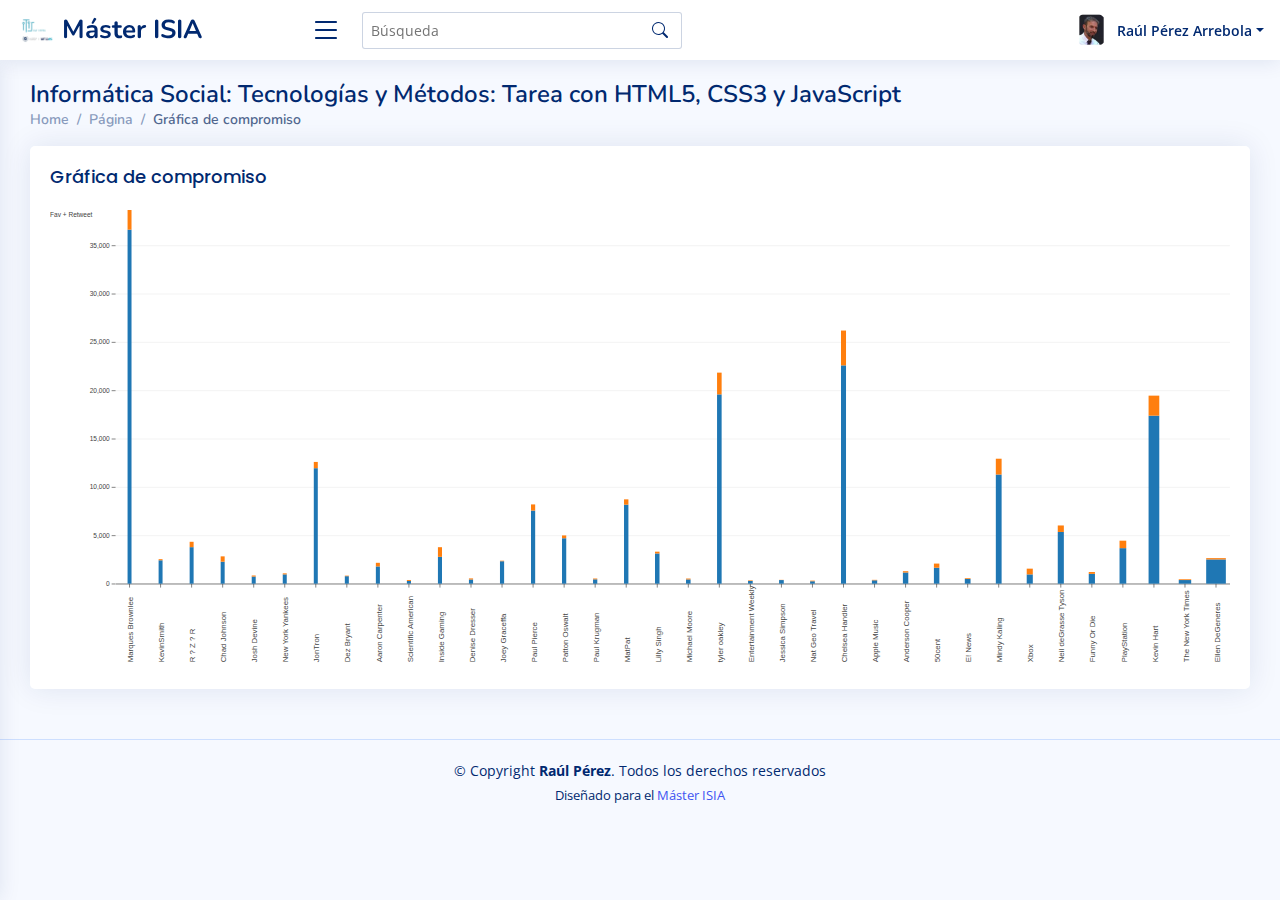
<file: grafica.html>
<!DOCTYPE html>
<html lang="en">

<head>
    <meta charset="utf-8">
    <meta content="width=device-width, initial-scale=1.0" name="viewport">

    <title>Máster ISIA / Informática Social: Tecnologías y Métodos</title>
    <meta content="" name="description">
    <meta content="" name="keywords">

    <!-- Favicons -->
    <link href="assets/img/favicon.png" rel="icon">
    <link href="assets/img/apple-touch-icon.png" rel="apple-touch-icon">

    <!-- Google Fonts -->
    <link href="https://fonts.gstatic.com" rel="preconnect">
    <link href="https://fonts.googleapis.com/css?family=Open+Sans:300,300i,400,400i,600,600i,700,700i|Nunito:300,300i,400,400i,600,600i,700,700i|Poppins:300,300i,400,400i,500,500i,600,600i,700,700i" rel="stylesheet">

    <!-- Vendor CSS Files -->
    <link href="assets/vendor/bootstrap/css/bootstrap.min.css" rel="stylesheet">
    <link href="assets/vendor/bootstrap-icons/bootstrap-icons.css" rel="stylesheet">
    <link href="assets/vendor/boxicons/css/boxicons.min.css" rel="stylesheet">
    <link href="assets/vendor/quill/quill.snow.css" rel="stylesheet">
    <link href="assets/vendor/quill/quill.bubble.css" rel="stylesheet">
    <link href="assets/vendor/remixicon/remixicon.css" rel="stylesheet">
    <link href="assets/vendor/simple-datatables/style.css" rel="stylesheet">

    <!-- Template Main CSS File -->
    <link href="assets/css/style.css" rel="stylesheet">

</head>

<body class="toggle-sidebar">

<!-- ======= Header ======= -->
<header id="header" class="header fixed-top d-flex align-items-center">

    <div class="d-flex align-items-center justify-content-between">
        <a href="index.html" class="logo d-flex align-items-center">
            <img src="assets/img/logo.png" alt="">
            <span class="d-none d-lg-block">Máster ISIA</span>
        </a>
        <i class="bi bi-list toggle-sidebar-btn"></i>
    </div><!-- End Logo -->

    <div class="search-bar">
        <form class="search-form d-flex align-items-center" method="POST" action="#">
            <input type="text" name="query" placeholder="Búsqueda" title="Enter search keyword">
            <button type="submit" title="Búsqueda"><i class="bi bi-search"></i></button>
        </form>
    </div><!-- End Search Bar -->

    <nav class="header-nav ms-auto">
        <ul class="d-flex align-items-center">
            <li class="nav-item d-block d-lg-none">
                <a class="nav-link nav-icon search-bar-toggle " href="#">
                    <i class="bi bi-search"></i>
                </a>
            </li><!-- End Search Icon-->

            <li class="nav-item dropdown pe-3">

                <a class="nav-link nav-profile d-flex align-items-center pe-0" href="#" data-bs-toggle="dropdown">
                    <img src="assets/img/profile-img.jpg" alt="Profile" class="rounded-circle">
                    <span class="d-none d-md-block dropdown-toggle ps-2">Raúl Pérez Arrebola</span>
                </a><!-- End Profile Iamge Icon -->

                <ul class="dropdown-menu dropdown-menu-end dropdown-menu-arrow profile">
                    <li class="dropdown-header">
                        <h6>Raúl Pérez Arrebola</h6>
                        <span>Alumno Máster</span>
                    </li>
                    <li>
                        <hr class="dropdown-divider">
                    </li>

                    <li>
                        <a class="dropdown-item d-flex align-items-center" href="users-profile.html">
                            <i class="bi bi-person"></i>
                            <span>Mi Perfil</span>
                        </a>
                    </li>
                    <li>
                        <hr class="dropdown-divider">
                    </li>

                    <li>
                        <a class="dropdown-item d-flex align-items-center" href="users-profile.html">
                            <i class="bi bi-gear"></i>
                            <span>Configuración</span>
                        </a>
                    </li>
                    <li>
                        <hr class="dropdown-divider">
                    </li>
                    <li>
                        <hr class="dropdown-divider">
                    </li>

                    <li>
                        <a class="dropdown-item d-flex align-items-center" href="#">
                            <i class="bi bi-box-arrow-right"></i>
                            <span>Cerrar sesión</span>
                        </a>
                    </li>

                </ul><!-- End Profile Dropdown Items -->
            </li><!-- End Profile Nav -->

        </ul>
    </nav><!-- End Icons Navigation -->

</header><!-- End Header -->

<!-- ======= Sidebar ======= -->
<aside id="sidebar" class="sidebar">

    <ul class="sidebar-nav" id="sidebar-nav">

        <li class="nav-item">
            <a class="nav-link collapsed" href="index.html">
                <i class="bi bi-grid"></i>
                <span>Escritorio</span>
            </a>
        </li><!-- End Dashboard Nav -->

        <li class="nav-heading">Pages</li>

        <li class="nav-item">
            <a class="nav-link collapsed" href="users-profile.html">
                <i class="bi bi-person"></i>
                <span>Perfil</span>
            </a>
        </li><!-- End Profile Page Nav -->

        <li class="nav-item">
            <a class="nav-link collapsed" href="pages-faq.html">
                <i class="bi bi-question-circle"></i>
                <span>F.A.Q</span>
            </a>
        </li><!-- End F.A.Q Page Nav -->

        <li class="nav-item">
            <a class="nav-link collapsed" href="pages-contact.html">
                <i class="bi bi-envelope"></i>
                <span>Contacto</span>
            </a>
        </li><!-- End Contact Page Nav -->
    </ul>

</aside><!-- End Sidebar-->

<main id="main" class="main">

    <div class="pagetitle">
        <h1>Informática Social: Tecnologías y Métodos: Tarea con HTML5, CSS3 y JavaScript</h1>
        <nav>
            <ol class="breadcrumb">
                <li class="breadcrumb-item"><a href="index.html">Home</a></li>
                <li class="breadcrumb-item">Página</li>
                <li class="breadcrumb-item active">Gráfica de compromiso</li>
            </ol>
        </nav>
    </div><!-- End Page Title -->

    <section class="section">
        <div class="row">
            <div class="col-lg-12">

                <div class="card">
                    <div class="card-body">
                        <h5 class="card-title">Gráfica de compromiso</h5>
                        <div id="id-grafica-svg"></div>
                    </div>
                </div>
            </div>
        </div>
        </div>
    </section>

</main><!-- End #main -->

<!-- ======= Footer ======= -->
<footer id="footer" class="footer">
    <div class="copyright">
        &copy; Copyright <strong><span>Raúl Pérez</span></strong>. Todos los derechos reservados
    </div>
    <div class="credits">
        Diseñado para el <a href="https://mop.cv.uma.es/">Máster ISIA</a>
    </div>
</footer><!-- End Footer -->

<a href="#" class="back-to-top d-flex align-items-center justify-content-center"><i class="bi bi-arrow-up-short"></i></a>

<!-- Vendor JS Files -->
<script src="assets/vendor/apexcharts/apexcharts.min.js"></script>
<script src="assets/vendor/bootstrap/js/bootstrap.bundle.min.js"></script>
<script src="assets/vendor/d3/d3.v6.min.js"></script>
<script src="assets/vendor/d3/topojson-client.min.js"></script>
<script src="assets/vendor/jquery/jquery-3.6.3.min.js"></script>
<!-- Template Main JS File -->
<script src="assets/js/main.js"></script>
<script src="assets/js/stacked.bar.chart.js"></script>
<script src="assets/js/grafica.js"></script>

</body>

</html>
</file>
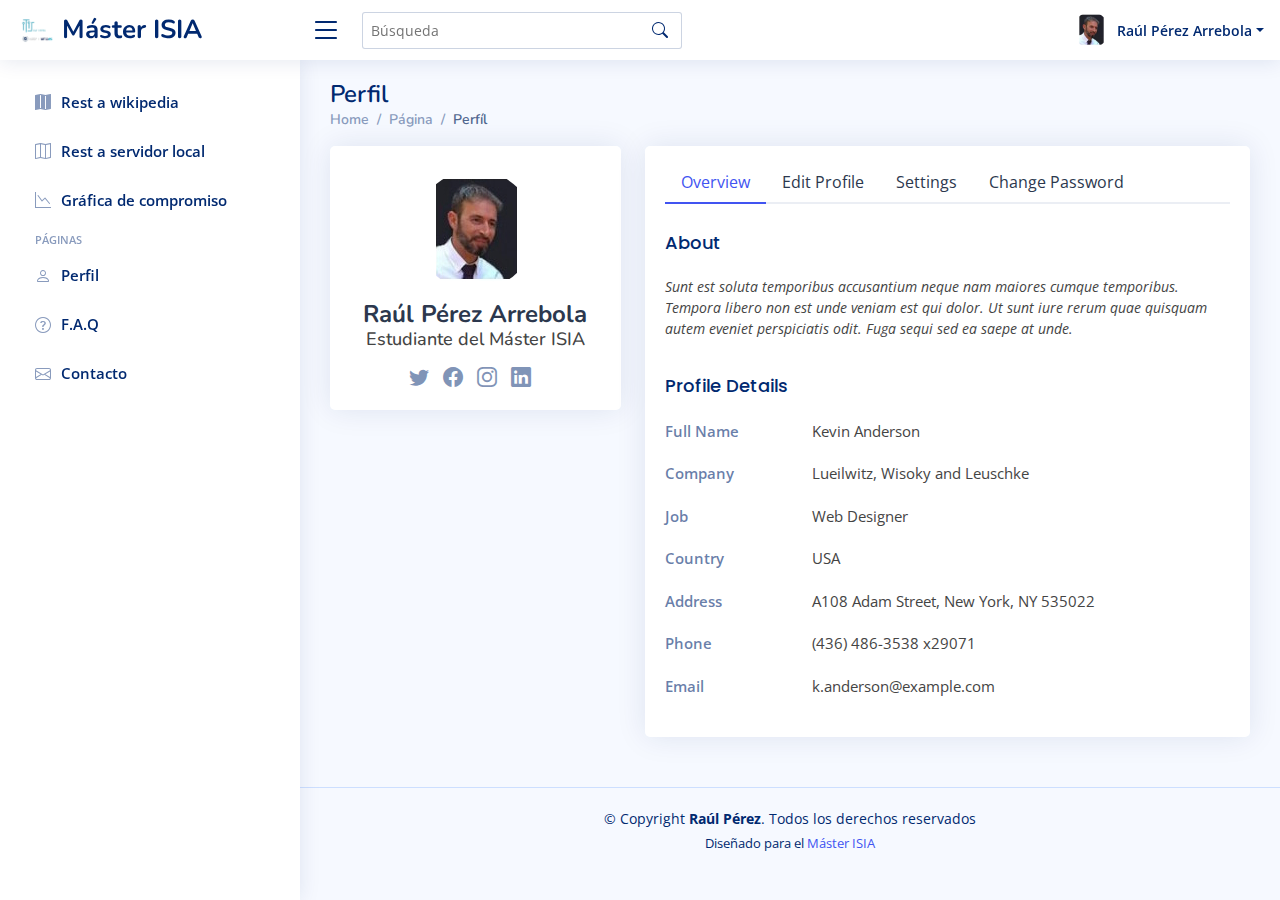
<file: pages-contact.html>
<!DOCTYPE html>
<html lang="en">

<head>
    <meta charset="utf-8">
    <meta content="width=device-width, initial-scale=1.0" name="viewport">

    <title>Máster ISIA / Informática Social: Tecnologías y Métodos</title>
    <meta content="" name="description">
    <meta content="" name="keywords">

    <!-- Favicons -->
    <link href="assets/img/favicon.png" rel="icon">
    <link href="assets/img/apple-touch-icon.png" rel="apple-touch-icon">

    <!-- Google Fonts -->
    <link href="https://fonts.gstatic.com" rel="preconnect">
    <link href="https://fonts.googleapis.com/css?family=Open+Sans:300,300i,400,400i,600,600i,700,700i|Nunito:300,300i,400,400i,600,600i,700,700i|Poppins:300,300i,400,400i,500,500i,600,600i,700,700i" rel="stylesheet">

    <!-- Vendor CSS Files -->
    <link href="assets/vendor/bootstrap/css/bootstrap.min.css" rel="stylesheet">
    <link href="assets/vendor/bootstrap-icons/bootstrap-icons.css" rel="stylesheet">
    <link href="assets/vendor/boxicons/css/boxicons.min.css" rel="stylesheet">
    <link href="assets/vendor/quill/quill.snow.css" rel="stylesheet">
    <link href="assets/vendor/quill/quill.bubble.css" rel="stylesheet">
    <link href="assets/vendor/remixicon/remixicon.css" rel="stylesheet">
    <link href="assets/vendor/simple-datatables/style.css" rel="stylesheet">

    <!-- Template Main CSS File -->
    <link href="assets/css/style.css" rel="stylesheet">

    <!-- =======================================================
    * Template Name: NiceAdmin - v2.5.0
    * Template URL: https://bootstrapmade.com/nice-admin-bootstrap-admin-html-template/
    * Author: BootstrapMade.com
    * License: https://bootstrapmade.com/license/
    ======================================================== -->
</head>

<body>

<!-- ======= Header ======= -->
<header id="header" class="header fixed-top d-flex align-items-center">

    <div class="d-flex align-items-center justify-content-between">
        <a href="index.html" class="logo d-flex align-items-center">
            <img src="assets/img/logo.png" alt="">
            <span class="d-none d-lg-block">Máster ISIA</span>
        </a>
        <i class="bi bi-list toggle-sidebar-btn"></i>
    </div><!-- End Logo -->

    <div class="search-bar">
        <form class="search-form d-flex align-items-center" method="POST" action="#">
            <input type="text" name="query" placeholder="Búsqueda" title="Enter search keyword">
            <button type="submit" title="Búsqueda"><i class="bi bi-search"></i></button>
        </form>
    </div><!-- End Search Bar -->

    <nav class="header-nav ms-auto">
        <ul class="d-flex align-items-center">
            <li class="nav-item d-block d-lg-none">
                <a class="nav-link nav-icon search-bar-toggle " href="#">
                    <i class="bi bi-search"></i>
                </a>
            </li><!-- End Search Icon-->

            <li class="nav-item dropdown pe-3">

                <a class="nav-link nav-profile d-flex align-items-center pe-0" href="#" data-bs-toggle="dropdown">
                    <img src="assets/img/profile-img.jpg" alt="Profile" class="rounded-circle">
                    <span class="d-none d-md-block dropdown-toggle ps-2">Raúl Pérez Arrebola</span>
                </a><!-- End Profile Iamge Icon -->

                <ul class="dropdown-menu dropdown-menu-end dropdown-menu-arrow profile">
                    <li class="dropdown-header">
                        <h6>Raúl Pérez Arrebola</h6>
                        <span>Alumno Máster</span>
                    </li>
                    <li>
                        <hr class="dropdown-divider">
                    </li>

                    <li>
                        <a class="dropdown-item d-flex align-items-center" href="users-profile.html">
                            <i class="bi bi-person"></i>
                            <span>Mi Perfil</span>
                        </a>
                    </li>
                    <li>
                        <hr class="dropdown-divider">
                    </li>

                    <li>
                        <a class="dropdown-item d-flex align-items-center" href="users-profile.html">
                            <i class="bi bi-gear"></i>
                            <span>Configuración</span>
                        </a>
                    </li>
                    <li>
                        <hr class="dropdown-divider">
                    </li>
                    <li>
                        <hr class="dropdown-divider">
                    </li>

                    <li>
                        <a class="dropdown-item d-flex align-items-center" href="#">
                            <i class="bi bi-box-arrow-right"></i>
                            <span>Cerrar sesión</span>
                        </a>
                    </li>

                </ul><!-- End Profile Dropdown Items -->
            </li><!-- End Profile Nav -->

        </ul>
    </nav><!-- End Icons Navigation -->

</header><!-- End Header -->

<!-- ======= Sidebar ======= -->
<aside id="sidebar" class="sidebar">

    <ul class="sidebar-nav" id="sidebar-nav">

        <li class="nav-item">
            <a class="nav-link collapsed" href="index.html">
                <i class="bi bi-map-fill"></i>
                <span>Rest a wikipedia</span>
            </a>
        </li><!-- End Dashboard Nav -->

        <li class="nav-item">
            <a class="nav-link collapsed" href="map-local-server.html">
                <i class="bi bi-map"></i>
                <span>Rest a servidor local</span>
            </a>
        </li><!-- End Profile Page Nav -->

        <li class="nav-item">
            <a class="nav-link collapsed" href="grafica.html">
                <i class="bi bi-graph-down"></i>
                <span>Gráfica de compromiso</span>
            </a>
        </li><!-- End Profile Page Nav -->

        <li class="nav-heading">Páginas</li>

        <li class="nav-item">
            <a class="nav-link collapsed" href="users-profile.html">
                <i class="bi bi-person"></i>
                <span>Perfil</span>
            </a>
        </li><!-- End Profile Page Nav -->

        <li class="nav-item">
            <a class="nav-link collapsed" href="pages-faq.html">
                <i class="bi bi-question-circle"></i>
                <span>F.A.Q</span>
            </a>
        </li><!-- End F.A.Q Page Nav -->

        <li class="nav-item">
            <a class="nav-link collapsed" href="pages-contact.html">
                <i class="bi bi-envelope"></i>
                <span>Contacto</span>
            </a>
        </li><!-- End Contact Page Nav -->
    </ul>

</aside><!-- End Sidebar-->

<main id="main" class="main">

    <div class="pagetitle">
        <h1>Perfil</h1>
        <nav>
            <ol class="breadcrumb">
                <li class="breadcrumb-item"><a href="index.html">Home</a></li>
                <li class="breadcrumb-item">Página</li>
                <li class="breadcrumb-item active">Perfíl</li>
            </ol>
        </nav>
    </div><!-- End Page Title -->

    <section class="section profile">
        <div class="row">
            <div class="col-xl-4">

                <div class="card">
                    <div class="card-body profile-card pt-4 d-flex flex-column align-items-center">

                        <img src="assets/img/profile-img.jpg" alt="Profile" class="rounded-circle">
                        <h2>Raúl Pérez Arrebola</h2>
                        <h3>Estudiante del Máster ISIA</h3>
                        <div class="social-links mt-2">
                            <a href="#" class="twitter"><i class="bi bi-twitter"></i></a>
                            <a href="#" class="facebook"><i class="bi bi-facebook"></i></a>
                            <a href="#" class="instagram"><i class="bi bi-instagram"></i></a>
                            <a href="#" class="linkedin"><i class="bi bi-linkedin"></i></a>
                        </div>
                    </div>
                </div>

            </div>

            <div class="col-xl-8">

                <div class="card">
                    <div class="card-body pt-3">
                        <!-- Bordered Tabs -->
                        <ul class="nav nav-tabs nav-tabs-bordered">

                            <li class="nav-item">
                                <button class="nav-link active" data-bs-toggle="tab" data-bs-target="#profile-overview">Overview</button>
                            </li>

                            <li class="nav-item">
                                <button class="nav-link" data-bs-toggle="tab" data-bs-target="#profile-edit">Edit Profile</button>
                            </li>

                            <li class="nav-item">
                                <button class="nav-link" data-bs-toggle="tab" data-bs-target="#profile-settings">Settings</button>
                            </li>

                            <li class="nav-item">
                                <button class="nav-link" data-bs-toggle="tab" data-bs-target="#profile-change-password">Change Password</button>
                            </li>

                        </ul>
                        <div class="tab-content pt-2">

                            <div class="tab-pane fade show active profile-overview" id="profile-overview">
                                <h5 class="card-title">About</h5>
                                <p class="small fst-italic">Sunt est soluta temporibus accusantium neque nam maiores cumque temporibus. Tempora libero non est unde veniam est qui dolor. Ut sunt iure rerum quae quisquam
                                    autem eveniet perspiciatis odit. Fuga sequi sed ea saepe at unde.</p>

                                <h5 class="card-title">Profile Details</h5>

                                <div class="row">
                                    <div class="col-lg-3 col-md-4 label ">Full Name</div>
                                    <div class="col-lg-9 col-md-8">Kevin Anderson</div>
                                </div>

                                <div class="row">
                                    <div class="col-lg-3 col-md-4 label">Company</div>
                                    <div class="col-lg-9 col-md-8">Lueilwitz, Wisoky and Leuschke</div>
                                </div>

                                <div class="row">
                                    <div class="col-lg-3 col-md-4 label">Job</div>
                                    <div class="col-lg-9 col-md-8">Web Designer</div>
                                </div>

                                <div class="row">
                                    <div class="col-lg-3 col-md-4 label">Country</div>
                                    <div class="col-lg-9 col-md-8">USA</div>
                                </div>

                                <div class="row">
                                    <div class="col-lg-3 col-md-4 label">Address</div>
                                    <div class="col-lg-9 col-md-8">A108 Adam Street, New York, NY 535022</div>
                                </div>

                                <div class="row">
                                    <div class="col-lg-3 col-md-4 label">Phone</div>
                                    <div class="col-lg-9 col-md-8">(436) 486-3538 x29071</div>
                                </div>

                                <div class="row">
                                    <div class="col-lg-3 col-md-4 label">Email</div>
                                    <div class="col-lg-9 col-md-8">k.anderson@example.com</div>
                                </div>

                            </div>

                            <div class="tab-pane fade profile-edit pt-3" id="profile-edit">

                                <!-- Profile Edit Form -->
                                <form>
                                    <div class="row mb-3">
                                        <label for="profileImage" class="col-md-4 col-lg-3 col-form-label">Profile Image</label>
                                        <div class="col-md-8 col-lg-9">
                                            <img src="assets/img/profile-img.jpg" alt="Profile">
                                            <div class="pt-2">
                                                <a href="#" class="btn btn-primary btn-sm" title="Upload new profile image"><i class="bi bi-upload"></i></a>
                                                <a href="#" class="btn btn-danger btn-sm" title="Remove my profile image"><i class="bi bi-trash"></i></a>
                                            </div>
                                        </div>
                                    </div>

                                    <div class="row mb-3">
                                        <label for="fullName" class="col-md-4 col-lg-3 col-form-label">Full Name</label>
                                        <div class="col-md-8 col-lg-9">
                                            <input name="fullName" type="text" class="form-control" id="fullName" value="Kevin Anderson">
                                        </div>
                                    </div>

                                    <div class="row mb-3">
                                        <label for="about" class="col-md-4 col-lg-3 col-form-label">About</label>
                                        <div class="col-md-8 col-lg-9">
                                            <textarea name="about" class="form-control" id="about" style="height: 100px">Sunt est soluta temporibus accusantium neque nam maiores cumque temporibus. Tempora libero non est unde veniam est qui dolor. Ut sunt iure rerum quae quisquam autem eveniet perspiciatis odit. Fuga sequi sed ea saepe at unde.</textarea>
                                        </div>
                                    </div>

                                    <div class="row mb-3">
                                        <label for="company" class="col-md-4 col-lg-3 col-form-label">Company</label>
                                        <div class="col-md-8 col-lg-9">
                                            <input name="company" type="text" class="form-control" id="company" value="Lueilwitz, Wisoky and Leuschke">
                                        </div>
                                    </div>

                                    <div class="row mb-3">
                                        <label for="Job" class="col-md-4 col-lg-3 col-form-label">Job</label>
                                        <div class="col-md-8 col-lg-9">
                                            <input name="job" type="text" class="form-control" id="Job" value="Web Designer">
                                        </div>
                                    </div>

                                    <div class="row mb-3">
                                        <label for="Country" class="col-md-4 col-lg-3 col-form-label">Country</label>
                                        <div class="col-md-8 col-lg-9">
                                            <input name="country" type="text" class="form-control" id="Country" value="USA">
                                        </div>
                                    </div>

                                    <div class="row mb-3">
                                        <label for="Address" class="col-md-4 col-lg-3 col-form-label">Address</label>
                                        <div class="col-md-8 col-lg-9">
                                            <input name="address" type="text" class="form-control" id="Address" value="A108 Adam Street, New York, NY 535022">
                                        </div>
                                    </div>

                                    <div class="row mb-3">
                                        <label for="Phone" class="col-md-4 col-lg-3 col-form-label">Phone</label>
                                        <div class="col-md-8 col-lg-9">
                                            <input name="phone" type="text" class="form-control" id="Phone" value="(436) 486-3538 x29071">
                                        </div>
                                    </div>

                                    <div class="row mb-3">
                                        <label for="Email" class="col-md-4 col-lg-3 col-form-label">Email</label>
                                        <div class="col-md-8 col-lg-9">
                                            <input name="email" type="email" class="form-control" id="Email" value="k.anderson@example.com">
                                        </div>
                                    </div>

                                    <div class="row mb-3">
                                        <label for="Twitter" class="col-md-4 col-lg-3 col-form-label">Twitter Profile</label>
                                        <div class="col-md-8 col-lg-9">
                                            <input name="twitter" type="text" class="form-control" id="Twitter" value="https://twitter.com/#">
                                        </div>
                                    </div>

                                    <div class="row mb-3">
                                        <label for="Facebook" class="col-md-4 col-lg-3 col-form-label">Facebook Profile</label>
                                        <div class="col-md-8 col-lg-9">
                                            <input name="facebook" type="text" class="form-control" id="Facebook" value="https://facebook.com/#">
                                        </div>
                                    </div>

                                    <div class="row mb-3">
                                        <label for="Instagram" class="col-md-4 col-lg-3 col-form-label">Instagram Profile</label>
                                        <div class="col-md-8 col-lg-9">
                                            <input name="instagram" type="text" class="form-control" id="Instagram" value="https://instagram.com/#">
                                        </div>
                                    </div>

                                    <div class="row mb-3">
                                        <label for="Linkedin" class="col-md-4 col-lg-3 col-form-label">Linkedin Profile</label>
                                        <div class="col-md-8 col-lg-9">
                                            <input name="linkedin" type="text" class="form-control" id="Linkedin" value="https://linkedin.com/#">
                                        </div>
                                    </div>

                                    <div class="text-center">
                                        <button type="submit" class="btn btn-primary">Save Changes</button>
                                    </div>
                                </form><!-- End Profile Edit Form -->

                            </div>

                            <div class="tab-pane fade pt-3" id="profile-settings">

                                <!-- Settings Form -->
                                <form>

                                    <div class="row mb-3">
                                        <label for="fullName" class="col-md-4 col-lg-3 col-form-label">Email Notifications</label>
                                        <div class="col-md-8 col-lg-9">
                                            <div class="form-check">
                                                <input class="form-check-input" type="checkbox" id="changesMade" checked>
                                                <label class="form-check-label" for="changesMade">
                                                    Changes made to your account
                                                </label>
                                            </div>
                                            <div class="form-check">
                                                <input class="form-check-input" type="checkbox" id="newProducts" checked>
                                                <label class="form-check-label" for="newProducts">
                                                    Information on new products and services
                                                </label>
                                            </div>
                                            <div class="form-check">
                                                <input class="form-check-input" type="checkbox" id="proOffers">
                                                <label class="form-check-label" for="proOffers">
                                                    Marketing and promo offers
                                                </label>
                                            </div>
                                            <div class="form-check">
                                                <input class="form-check-input" type="checkbox" id="securityNotify" checked disabled>
                                                <label class="form-check-label" for="securityNotify">
                                                    Security alerts
                                                </label>
                                            </div>
                                        </div>
                                    </div>

                                    <div class="text-center">
                                        <button type="submit" class="btn btn-primary">Save Changes</button>
                                    </div>
                                </form><!-- End settings Form -->

                            </div>

                            <div class="tab-pane fade pt-3" id="profile-change-password">
                                <!-- Change Password Form -->
                                <form>

                                    <div class="row mb-3">
                                        <label for="currentPassword" class="col-md-4 col-lg-3 col-form-label">Current Password</label>
                                        <div class="col-md-8 col-lg-9">
                                            <input name="password" type="password" class="form-control" id="currentPassword">
                                        </div>
                                    </div>

                                    <div class="row mb-3">
                                        <label for="newPassword" class="col-md-4 col-lg-3 col-form-label">New Password</label>
                                        <div class="col-md-8 col-lg-9">
                                            <input name="newpassword" type="password" class="form-control" id="newPassword">
                                        </div>
                                    </div>

                                    <div class="row mb-3">
                                        <label for="renewPassword" class="col-md-4 col-lg-3 col-form-label">Re-enter New Password</label>
                                        <div class="col-md-8 col-lg-9">
                                            <input name="renewpassword" type="password" class="form-control" id="renewPassword">
                                        </div>
                                    </div>

                                    <div class="text-center">
                                        <button type="submit" class="btn btn-primary">Change Password</button>
                                    </div>
                                </form><!-- End Change Password Form -->

                            </div>

                        </div><!-- End Bordered Tabs -->

                    </div>
                </div>

            </div>
        </div>
    </section>

</main><!-- End #main -->

<!-- ======= Footer ======= -->
<footer id="footer" class="footer">
    <div class="copyright">
        &copy; Copyright <strong><span>Raúl Pérez</span></strong>. Todos los derechos reservados
    </div>
    <div class="credits">
        Diseñado para el <a href="https://mop.cv.uma.es/">Máster ISIA</a>
    </div>
</footer><!-- End Footer -->

<a href="#" class="back-to-top d-flex align-items-center justify-content-center"><i class="bi bi-arrow-up-short"></i></a>

<!-- Vendor JS Files -->
<script src="assets/vendor/apexcharts/apexcharts.min.js"></script>
<script src="assets/vendor/bootstrap/js/bootstrap.bundle.min.js"></script>
<script src="assets/vendor/chart.js/chart.umd.js"></script>
<script src="assets/vendor/echarts/echarts.min.js"></script>
<script src="assets/vendor/quill/quill.min.js"></script>
<script src="assets/vendor/simple-datatables/simple-datatables.js"></script>
<script src="assets/vendor/tinymce/tinymce.min.js"></script>
<script src="assets/vendor/php-email-form/validate.js"></script>

<!-- Template Main JS File -->
<script src="assets/js/main.js"></script>

</body>

</html>
</file>
<file: assets/vendor/quill/quill.snow.css>
/*!
 * Quill Editor v1.3.7
 * https://quilljs.com/
 * Copyright (c) 2014, Jason Chen
 * Copyright (c) 2013, salesforce.com
 */
.ql-container {
  box-sizing: border-box;
  font-family: Helvetica, Arial, sans-serif;
  font-size: 13px;
  height: 100%;
  margin: 0px;
  position: relative;
}
.ql-container.ql-disabled .ql-tooltip {
  visibility: hidden;
}
.ql-container.ql-disabled .ql-editor ul[data-checked] > li::before {
  pointer-events: none;
}
.ql-clipboard {
  left: -100000px;
  height: 1px;
  overflow-y: hidden;
  position: absolute;
  top: 50%;
}
.ql-clipboard p {
  margin: 0;
  padding: 0;
}
.ql-editor {
  box-sizing: border-box;
  line-height: 1.42;
  height: 100%;
  outline: none;
  overflow-y: auto;
  padding: 12px 15px;
  tab-size: 4;
  -moz-tab-size: 4;
  text-align: left;
  white-space: pre-wrap;
  word-wrap: break-word;
}
.ql-editor > * {
  cursor: text;
}
.ql-editor p,
.ql-editor ol,
.ql-editor ul,
.ql-editor pre,
.ql-editor blockquote,
.ql-editor h1,
.ql-editor h2,
.ql-editor h3,
.ql-editor h4,
.ql-editor h5,
.ql-editor h6 {
  margin: 0;
  padding: 0;
  counter-reset: list-1 list-2 list-3 list-4 list-5 list-6 list-7 list-8 list-9;
}
.ql-editor ol,
.ql-editor ul {
  padding-left: 1.5em;
}
.ql-editor ol > li,
.ql-editor ul > li {
  list-style-type: none;
}
.ql-editor ul > li::before {
  content: '\2022';
}
.ql-editor ul[data-checked=true],
.ql-editor ul[data-checked=false] {
  pointer-events: none;
}
.ql-editor ul[data-checked=true] > li *,
.ql-editor ul[data-checked=false] > li * {
  pointer-events: all;
}
.ql-editor ul[data-checked=true] > li::before,
.ql-editor ul[data-checked=false] > li::before {
  color: #777;
  cursor: pointer;
  pointer-events: all;
}
.ql-editor ul[data-checked=true] > li::before {
  content: '\2611';
}
.ql-editor ul[data-checked=false] > li::before {
  content: '\2610';
}
.ql-editor li::before {
  display: inline-block;
  white-space: nowrap;
  width: 1.2em;
}
.ql-editor li:not(.ql-direction-rtl)::before {
  margin-left: -1.5em;
  margin-right: 0.3em;
  text-align: right;
}
.ql-editor li.ql-direction-rtl::before {
  margin-left: 0.3em;
  margin-right: -1.5em;
}
.ql-editor ol li:not(.ql-direction-rtl),
.ql-editor ul li:not(.ql-direction-rtl) {
  padding-left: 1.5em;
}
.ql-editor ol li.ql-direction-rtl,
.ql-editor ul li.ql-direction-rtl {
  padding-right: 1.5em;
}
.ql-editor ol li {
  counter-reset: list-1 list-2 list-3 list-4 list-5 list-6 list-7 list-8 list-9;
  counter-increment: list-0;
}
.ql-editor ol li:before {
  content: counter(list-0, decimal) '. ';
}
.ql-editor ol li.ql-indent-1 {
  counter-increment: list-1;
}
.ql-editor ol li.ql-indent-1:before {
  content: counter(list-1, lower-alpha) '. ';
}
.ql-editor ol li.ql-indent-1 {
  counter-reset: list-2 list-3 list-4 list-5 list-6 list-7 list-8 list-9;
}
.ql-editor ol li.ql-indent-2 {
  counter-increment: list-2;
}
.ql-editor ol li.ql-indent-2:before {
  content: counter(list-2, lower-roman) '. ';
}
.ql-editor ol li.ql-indent-2 {
  counter-reset: list-3 list-4 list-5 list-6 list-7 list-8 list-9;
}
.ql-editor ol li.ql-indent-3 {
  counter-increment: list-3;
}
.ql-editor ol li.ql-indent-3:before {
  content: counter(list-3, decimal) '. ';
}
.ql-editor ol li.ql-indent-3 {
  counter-reset: list-4 list-5 list-6 list-7 list-8 list-9;
}
.ql-editor ol li.ql-indent-4 {
  counter-increment: list-4;
}
.ql-editor ol li.ql-indent-4:before {
  content: counter(list-4, lower-alpha) '. ';
}
.ql-editor ol li.ql-indent-4 {
  counter-reset: list-5 list-6 list-7 list-8 list-9;
}
.ql-editor ol li.ql-indent-5 {
  counter-increment: list-5;
}
.ql-editor ol li.ql-indent-5:before {
  content: counter(list-5, lower-roman) '. ';
}
.ql-editor ol li.ql-indent-5 {
  counter-reset: list-6 list-7 list-8 list-9;
}
.ql-editor ol li.ql-indent-6 {
  counter-increment: list-6;
}
.ql-editor ol li.ql-indent-6:before {
  content: counter(list-6, decimal) '. ';
}
.ql-editor ol li.ql-indent-6 {
  counter-reset: list-7 list-8 list-9;
}
.ql-editor ol li.ql-indent-7 {
  counter-increment: list-7;
}
.ql-editor ol li.ql-indent-7:before {
  content: counter(list-7, lower-alpha) '. ';
}
.ql-editor ol li.ql-indent-7 {
  counter-reset: list-8 list-9;
}
.ql-editor ol li.ql-indent-8 {
  counter-increment: list-8;
}
.ql-editor ol li.ql-indent-8:before {
  content: counter(list-8, lower-roman) '. ';
}
.ql-editor ol li.ql-indent-8 {
  counter-reset: list-9;
}
.ql-editor ol li.ql-indent-9 {
  counter-increment: list-9;
}
.ql-editor ol li.ql-indent-9:before {
  content: counter(list-9, decimal) '. ';
}
.ql-editor .ql-indent-1:not(.ql-direction-rtl) {
  padding-left: 3em;
}
.ql-editor li.ql-indent-1:not(.ql-direction-rtl) {
  padding-left: 4.5em;
}
.ql-editor .ql-indent-1.ql-direction-rtl.ql-align-right {
  padding-right: 3em;
}
.ql-editor li.ql-indent-1.ql-direction-rtl.ql-align-right {
  padding-right: 4.5em;
}
.ql-editor .ql-indent-2:not(.ql-direction-rtl) {
  padding-left: 6em;
}
.ql-editor li.ql-indent-2:not(.ql-direction-rtl) {
  padding-left: 7.5em;
}
.ql-editor .ql-indent-2.ql-direction-rtl.ql-align-right {
  padding-right: 6em;
}
.ql-editor li.ql-indent-2.ql-direction-rtl.ql-align-right {
  padding-right: 7.5em;
}
.ql-editor .ql-indent-3:not(.ql-direction-rtl) {
  padding-left: 9em;
}
.ql-editor li.ql-indent-3:not(.ql-direction-rtl) {
  padding-left: 10.5em;
}
.ql-editor .ql-indent-3.ql-direction-rtl.ql-align-right {
  padding-right: 9em;
}
.ql-editor li.ql-indent-3.ql-direction-rtl.ql-align-right {
  padding-right: 10.5em;
}
.ql-editor .ql-indent-4:not(.ql-direction-rtl) {
  padding-left: 12em;
}
.ql-editor li.ql-indent-4:not(.ql-direction-rtl) {
  padding-left: 13.5em;
}
.ql-editor .ql-indent-4.ql-direction-rtl.ql-align-right {
  padding-right: 12em;
}
.ql-editor li.ql-indent-4.ql-direction-rtl.ql-align-right {
  padding-right: 13.5em;
}
.ql-editor .ql-indent-5:not(.ql-direction-rtl) {
  padding-left: 15em;
}
.ql-editor li.ql-indent-5:not(.ql-direction-rtl) {
  padding-left: 16.5em;
}
.ql-editor .ql-indent-5.ql-direction-rtl.ql-align-right {
  padding-right: 15em;
}
.ql-editor li.ql-indent-5.ql-direction-rtl.ql-align-right {
  padding-right: 16.5em;
}
.ql-editor .ql-indent-6:not(.ql-direction-rtl) {
  padding-left: 18em;
}
.ql-editor li.ql-indent-6:not(.ql-direction-rtl) {
  padding-left: 19.5em;
}
.ql-editor .ql-indent-6.ql-direction-rtl.ql-align-right {
  padding-right: 18em;
}
.ql-editor li.ql-indent-6.ql-direction-rtl.ql-align-right {
  padding-right: 19.5em;
}
.ql-editor .ql-indent-7:not(.ql-direction-rtl) {
  padding-left: 21em;
}
.ql-editor li.ql-indent-7:not(.ql-direction-rtl) {
  padding-left: 22.5em;
}
.ql-editor .ql-indent-7.ql-direction-rtl.ql-align-right {
  padding-right: 21em;
}
.ql-editor li.ql-indent-7.ql-direction-rtl.ql-align-right {
  padding-right: 22.5em;
}
.ql-editor .ql-indent-8:not(.ql-direction-rtl) {
  padding-left: 24em;
}
.ql-editor li.ql-indent-8:not(.ql-direction-rtl) {
  padding-left: 25.5em;
}
.ql-editor .ql-indent-8.ql-direction-rtl.ql-align-right {
  padding-right: 24em;
}
.ql-editor li.ql-indent-8.ql-direction-rtl.ql-align-right {
  padding-right: 25.5em;
}
.ql-editor .ql-indent-9:not(.ql-direction-rtl) {
  padding-left: 27em;
}
.ql-editor li.ql-indent-9:not(.ql-direction-rtl) {
  padding-left: 28.5em;
}
.ql-editor .ql-indent-9.ql-direction-rtl.ql-align-right {
  padding-right: 27em;
}
.ql-editor li.ql-indent-9.ql-direction-rtl.ql-align-right {
  padding-right: 28.5em;
}
.ql-editor .ql-video {
  display: block;
  max-width: 100%;
}
.ql-editor .ql-video.ql-align-center {
  margin: 0 auto;
}
.ql-editor .ql-video.ql-align-right {
  margin: 0 0 0 auto;
}
.ql-editor .ql-bg-black {
  background-color: #000;
}
.ql-editor .ql-bg-red {
  background-color: #e60000;
}
.ql-editor .ql-bg-orange {
  background-color: #f90;
}
.ql-editor .ql-bg-yellow {
  background-color: #ff0;
}
.ql-editor .ql-bg-green {
  background-color: #008a00;
}
.ql-editor .ql-bg-blue {
  background-color: #06c;
}
.ql-editor .ql-bg-purple {
  background-color: #93f;
}
.ql-editor .ql-color-white {
  color: #fff;
}
.ql-editor .ql-color-red {
  color: #e60000;
}
.ql-editor .ql-color-orange {
  color: #f90;
}
.ql-editor .ql-color-yellow {
  color: #ff0;
}
.ql-editor .ql-color-green {
  color: #008a00;
}
.ql-editor .ql-color-blue {
  color: #06c;
}
.ql-editor .ql-color-purple {
  color: #93f;
}
.ql-editor .ql-font-serif {
  font-family: Georgia, Times New Roman, serif;
}
.ql-editor .ql-font-monospace {
  font-family: Monaco, Courier New, monospace;
}
.ql-editor .ql-size-small {
  font-size: 0.75em;
}
.ql-editor .ql-size-large {
  font-size: 1.5em;
}
.ql-editor .ql-size-huge {
  font-size: 2.5em;
}
.ql-editor .ql-direction-rtl {
  direction: rtl;
  text-align: inherit;
}
.ql-editor .ql-align-center {
  text-align: center;
}
.ql-editor .ql-align-justify {
  text-align: justify;
}
.ql-editor .ql-align-right {
  text-align: right;
}
.ql-editor.ql-blank::before {
  color: rgba(0,0,0,0.6);
  content: attr(data-placeholder);
  font-style: italic;
  left: 15px;
  pointer-events: none;
  position: absolute;
  right: 15px;
}
.ql-snow.ql-toolbar:after,
.ql-snow .ql-toolbar:after {
  clear: both;
  content: '';
  display: table;
}
.ql-snow.ql-toolbar button,
.ql-snow .ql-toolbar button {
  background: none;
  border: none;
  cursor: pointer;
  display: inline-block;
  float: left;
  height: 24px;
  padding: 3px 5px;
  width: 28px;
}
.ql-snow.ql-toolbar button svg,
.ql-snow .ql-toolbar button svg {
  float: left;
  height: 100%;
}
.ql-snow.ql-toolbar button:active:hover,
.ql-snow .ql-toolbar button:active:hover {
  outline: none;
}
.ql-snow.ql-toolbar input.ql-image[type=file],
.ql-snow .ql-toolbar input.ql-image[type=file] {
  display: none;
}
.ql-snow.ql-toolbar button:hover,
.ql-snow .ql-toolbar button:hover,
.ql-snow.ql-toolbar button:focus,
.ql-snow .ql-toolbar button:focus,
.ql-snow.ql-toolbar button.ql-active,
.ql-snow .ql-toolbar button.ql-active,
.ql-snow.ql-toolbar .ql-picker-label:hover,
.ql-snow .ql-toolbar .ql-picker-label:hover,
.ql-snow.ql-toolbar .ql-picker-label.ql-active,
.ql-snow .ql-toolbar .ql-picker-label.ql-active,
.ql-snow.ql-toolbar .ql-picker-item:hover,
.ql-snow .ql-toolbar .ql-picker-item:hover,
.ql-snow.ql-toolbar .ql-picker-item.ql-selected,
.ql-snow .ql-toolbar .ql-picker-item.ql-selected {
  color: #06c;
}
.ql-snow.ql-toolbar button:hover .ql-fill,
.ql-snow .ql-toolbar button:hover .ql-fill,
.ql-snow.ql-toolbar button:focus .ql-fill,
.ql-snow .ql-toolbar button:focus .ql-fill,
.ql-snow.ql-toolbar button.ql-active .ql-fill,
.ql-snow .ql-toolbar button.ql-active .ql-fill,
.ql-snow.ql-toolbar .ql-picker-label:hover .ql-fill,
.ql-snow .ql-toolbar .ql-picker-label:hover .ql-fill,
.ql-snow.ql-toolbar .ql-picker-label.ql-active .ql-fill,
.ql-snow .ql-toolbar .ql-picker-label.ql-active .ql-fill,
.ql-snow.ql-toolbar .ql-picker-item:hover .ql-fill,
.ql-snow .ql-toolbar .ql-picker-item:hover .ql-fill,
.ql-snow.ql-toolbar .ql-picker-item.ql-selected .ql-fill,
.ql-snow .ql-toolbar .ql-picker-item.ql-selected .ql-fill,
.ql-snow.ql-toolbar button:hover .ql-stroke.ql-fill,
.ql-snow .ql-toolbar button:hover .ql-stroke.ql-fill,
.ql-snow.ql-toolbar button:focus .ql-stroke.ql-fill,
.ql-snow .ql-toolbar button:focus .ql-stroke.ql-fill,
.ql-snow.ql-toolbar button.ql-active .ql-stroke.ql-fill,
.ql-snow .ql-toolbar button.ql-active .ql-stroke.ql-fill,
.ql-snow.ql-toolbar .ql-picker-label:hover .ql-stroke.ql-fill,
.ql-snow .ql-toolbar .ql-picker-label:hover .ql-stroke.ql-fill,
.ql-snow.ql-toolbar .ql-picker-label.ql-active .ql-stroke.ql-fill,
.ql-snow .ql-toolbar .ql-picker-label.ql-active .ql-stroke.ql-fill,
.ql-snow.ql-toolbar .ql-picker-item:hover .ql-stroke.ql-fill,
.ql-snow .ql-toolbar .ql-picker-item:hover .ql-stroke.ql-fill,
.ql-snow.ql-toolbar .ql-picker-item.ql-selected .ql-stroke.ql-fill,
.ql-snow .ql-toolbar .ql-picker-item.ql-selected .ql-stroke.ql-fill {
  fill: #06c;
}
.ql-snow.ql-toolbar button:hover .ql-stroke,
.ql-snow .ql-toolbar button:hover .ql-stroke,
.ql-snow.ql-toolbar button:focus .ql-stroke,
.ql-snow .ql-toolbar button:focus .ql-stroke,
.ql-snow.ql-toolbar button.ql-active .ql-stroke,
.ql-snow .ql-toolbar button.ql-active .ql-stroke,
.ql-snow.ql-toolbar .ql-picker-label:hover .ql-stroke,
.ql-snow .ql-toolbar .ql-picker-label:hover .ql-stroke,
.ql-snow.ql-toolbar .ql-picker-label.ql-active .ql-stroke,
.ql-snow .ql-toolbar .ql-picker-label.ql-active .ql-stroke,
.ql-snow.ql-toolbar .ql-picker-item:hover .ql-stroke,
.ql-snow .ql-toolbar .ql-picker-item:hover .ql-stroke,
.ql-snow.ql-toolbar .ql-picker-item.ql-selected .ql-stroke,
.ql-snow .ql-toolbar .ql-picker-item.ql-selected .ql-stroke,
.ql-snow.ql-toolbar button:hover .ql-stroke-miter,
.ql-snow .ql-toolbar button:hover .ql-stroke-miter,
.ql-snow.ql-toolbar button:focus .ql-stroke-miter,
.ql-snow .ql-toolbar button:focus .ql-stroke-miter,
.ql-snow.ql-toolbar button.ql-active .ql-stroke-miter,
.ql-snow .ql-toolbar button.ql-active .ql-stroke-miter,
.ql-snow.ql-toolbar .ql-picker-label:hover .ql-stroke-miter,
.ql-snow .ql-toolbar .ql-picker-label:hover .ql-stroke-miter,
.ql-snow.ql-toolbar .ql-picker-label.ql-active .ql-stroke-miter,
.ql-snow .ql-toolbar .ql-picker-label.ql-active .ql-stroke-miter,
.ql-snow.ql-toolbar .ql-picker-item:hover .ql-stroke-miter,
.ql-snow .ql-toolbar .ql-picker-item:hover .ql-stroke-miter,
.ql-snow.ql-toolbar .ql-picker-item.ql-selected .ql-stroke-miter,
.ql-snow .ql-toolbar .ql-picker-item.ql-selected .ql-stroke-miter {
  stroke: #06c;
}
@media (pointer: coarse) {
  .ql-snow.ql-toolbar button:hover:not(.ql-active),
  .ql-snow .ql-toolbar button:hover:not(.ql-active) {
    color: #444;
  }
  .ql-snow.ql-toolbar button:hover:not(.ql-active) .ql-fill,
  .ql-snow .ql-toolbar button:hover:not(.ql-active) .ql-fill,
  .ql-snow.ql-toolbar button:hover:not(.ql-active) .ql-stroke.ql-fill,
  .ql-snow .ql-toolbar button:hover:not(.ql-active) .ql-stroke.ql-fill {
    fill: #444;
  }
  .ql-snow.ql-toolbar button:hover:not(.ql-active) .ql-stroke,
  .ql-snow .ql-toolbar button:hover:not(.ql-active) .ql-stroke,
  .ql-snow.ql-toolbar button:hover:not(.ql-active) .ql-stroke-miter,
  .ql-snow .ql-toolbar button:hover:not(.ql-active) .ql-stroke-miter {
    stroke: #444;
  }
}
.ql-snow {
  box-sizing: border-box;
}
.ql-snow * {
  box-sizing: border-box;
}
.ql-snow .ql-hidden {
  display: none;
}
.ql-snow .ql-out-bottom,
.ql-snow .ql-out-top {
  visibility: hidden;
}
.ql-snow .ql-tooltip {
  position: absolute;
  transform: translateY(10px);
}
.ql-snow .ql-tooltip a {
  cursor: pointer;
  text-decoration: none;
}
.ql-snow .ql-tooltip.ql-flip {
  transform: translateY(-10px);
}
.ql-snow .ql-formats {
  display: inline-block;
  vertical-align: middle;
}
.ql-snow .ql-formats:after {
  clear: both;
  content: '';
  display: table;
}
.ql-snow .ql-stroke {
  fill: none;
  stroke: #444;
  stroke-linecap: round;
  stroke-linejoin: round;
  stroke-width: 2;
}
.ql-snow .ql-stroke-miter {
  fill: none;
  stroke: #444;
  stroke-miterlimit: 10;
  stroke-width: 2;
}
.ql-snow .ql-fill,
.ql-snow .ql-stroke.ql-fill {
  fill: #444;
}
.ql-snow .ql-empty {
  fill: none;
}
.ql-snow .ql-even {
  fill-rule: evenodd;
}
.ql-snow .ql-thin,
.ql-snow .ql-stroke.ql-thin {
  stroke-width: 1;
}
.ql-snow .ql-transparent {
  opacity: 0.4;
}
.ql-snow .ql-direction svg:last-child {
  display: none;
}
.ql-snow .ql-direction.ql-active svg:last-child {
  display: inline;
}
.ql-snow .ql-direction.ql-active svg:first-child {
  display: none;
}
.ql-snow .ql-editor h1 {
  font-size: 2em;
}
.ql-snow .ql-editor h2 {
  font-size: 1.5em;
}
.ql-snow .ql-editor h3 {
  font-size: 1.17em;
}
.ql-snow .ql-editor h4 {
  font-size: 1em;
}
.ql-snow .ql-editor h5 {
  font-size: 0.83em;
}
.ql-snow .ql-editor h6 {
  font-size: 0.67em;
}
.ql-snow .ql-editor a {
  text-decoration: underline;
}
.ql-snow .ql-editor blockquote {
  border-left: 4px solid #ccc;
  margin-bottom: 5px;
  margin-top: 5px;
  padding-left: 16px;
}
.ql-snow .ql-editor code,
.ql-snow .ql-editor pre {
  background-color: #f0f0f0;
  border-radius: 3px;
}
.ql-snow .ql-editor pre {
  white-space: pre-wrap;
  margin-bottom: 5px;
  margin-top: 5px;
  padding: 5px 10px;
}
.ql-snow .ql-editor code {
  font-size: 85%;
  padding: 2px 4px;
}
.ql-snow .ql-editor pre.ql-syntax {
  background-color: #23241f;
  color: #f8f8f2;
  overflow: visible;
}
.ql-snow .ql-editor img {
  max-width: 100%;
}
.ql-snow .ql-picker {
  color: #444;
  display: inline-block;
  float: left;
  font-size: 14px;
  font-weight: 500;
  height: 24px;
  position: relative;
  vertical-align: middle;
}
.ql-snow .ql-picker-label {
  cursor: pointer;
  display: inline-block;
  height: 100%;
  padding-left: 8px;
  padding-right: 2px;
  position: relative;
  width: 100%;
}
.ql-snow .ql-picker-label::before {
  display: inline-block;
  line-height: 22px;
}
.ql-snow .ql-picker-options {
  background-color: #fff;
  display: none;
  min-width: 100%;
  padding: 4px 8px;
  position: absolute;
  white-space: nowrap;
}
.ql-snow .ql-picker-options .ql-picker-item {
  cursor: pointer;
  display: block;
  padding-bottom: 5px;
  padding-top: 5px;
}
.ql-snow .ql-picker.ql-expanded .ql-picker-label {
  color: #ccc;
  z-index: 2;
}
.ql-snow .ql-picker.ql-expanded .ql-picker-label .ql-fill {
  fill: #ccc;
}
.ql-snow .ql-picker.ql-expanded .ql-picker-label .ql-stroke {
  stroke: #ccc;
}
.ql-snow .ql-picker.ql-expanded .ql-picker-options {
  display: block;
  margin-top: -1px;
  top: 100%;
  z-index: 1;
}
.ql-snow .ql-color-picker,
.ql-snow .ql-icon-picker {
  width: 28px;
}
.ql-snow .ql-color-picker .ql-picker-label,
.ql-snow .ql-icon-picker .ql-picker-label {
  padding: 2px 4px;
}
.ql-snow .ql-color-picker .ql-picker-label svg,
.ql-snow .ql-icon-picker .ql-picker-label svg {
  right: 4px;
}
.ql-snow .ql-icon-picker .ql-picker-options {
  padding: 4px 0px;
}
.ql-snow .ql-icon-picker .ql-picker-item {
  height: 24px;
  width: 24px;
  padding: 2px 4px;
}
.ql-snow .ql-color-picker .ql-picker-options {
  padding: 3px 5px;
  width: 152px;
}
.ql-snow .ql-color-picker .ql-picker-item {
  border: 1px solid transparent;
  float: left;
  height: 16px;
  margin: 2px;
  padding: 0px;
  width: 16px;
}
.ql-snow .ql-picker:not(.ql-color-picker):not(.ql-icon-picker) svg {
  position: absolute;
  margin-top: -9px;
  right: 0;
  top: 50%;
  width: 18px;
}
.ql-snow .ql-picker.ql-header .ql-picker-label[data-label]:not([data-label=''])::before,
.ql-snow .ql-picker.ql-font .ql-picker-label[data-label]:not([data-label=''])::before,
.ql-snow .ql-picker.ql-size .ql-picker-label[data-label]:not([data-label=''])::before,
.ql-snow .ql-picker.ql-header .ql-picker-item[data-label]:not([data-label=''])::before,
.ql-snow .ql-picker.ql-font .ql-picker-item[data-label]:not([data-label=''])::before,
.ql-snow .ql-picker.ql-size .ql-picker-item[data-label]:not([data-label=''])::before {
  content: attr(data-label);
}
.ql-snow .ql-picker.ql-header {
  width: 98px;
}
.ql-snow .ql-picker.ql-header .ql-picker-label::before,
.ql-snow .ql-picker.ql-header .ql-picker-item::before {
  content: 'Normal';
}
.ql-snow .ql-picker.ql-header .ql-picker-label[data-value="1"]::before,
.ql-snow .ql-picker.ql-header .ql-picker-item[data-value="1"]::before {
  content: 'Heading 1';
}
.ql-snow .ql-picker.ql-header .ql-picker-label[data-value="2"]::before,
.ql-snow .ql-picker.ql-header .ql-picker-item[data-value="2"]::before {
  content: 'Heading 2';
}
.ql-snow .ql-picker.ql-header .ql-picker-label[data-value="3"]::before,
.ql-snow .ql-picker.ql-header .ql-picker-item[data-value="3"]::before {
  content: 'Heading 3';
}
.ql-snow .ql-picker.ql-header .ql-picker-label[data-value="4"]::before,
.ql-snow .ql-picker.ql-header .ql-picker-item[data-value="4"]::before {
  content: 'Heading 4';
}
.ql-snow .ql-picker.ql-header .ql-picker-label[data-value="5"]::before,
.ql-snow .ql-picker.ql-header .ql-picker-item[data-value="5"]::before {
  content: 'Heading 5';
}
.ql-snow .ql-picker.ql-header .ql-picker-label[data-value="6"]::before,
.ql-snow .ql-picker.ql-header .ql-picker-item[data-value="6"]::before {
  content: 'Heading 6';
}
.ql-snow .ql-picker.ql-header .ql-picker-item[data-value="1"]::before {
  font-size: 2em;
}
.ql-snow .ql-picker.ql-header .ql-picker-item[data-value="2"]::before {
  font-size: 1.5em;
}
.ql-snow .ql-picker.ql-header .ql-picker-item[data-value="3"]::before {
  font-size: 1.17em;
}
.ql-snow .ql-picker.ql-header .ql-picker-item[data-value="4"]::before {
  font-size: 1em;
}
.ql-snow .ql-picker.ql-header .ql-picker-item[data-value="5"]::before {
  font-size: 0.83em;
}
.ql-snow .ql-picker.ql-header .ql-picker-item[data-value="6"]::before {
  font-size: 0.67em;
}
.ql-snow .ql-picker.ql-font {
  width: 108px;
}
.ql-snow .ql-picker.ql-font .ql-picker-label::before,
.ql-snow .ql-picker.ql-font .ql-picker-item::before {
  content: 'Sans Serif';
}
.ql-snow .ql-picker.ql-font .ql-picker-label[data-value=serif]::before,
.ql-snow .ql-picker.ql-font .ql-picker-item[data-value=serif]::before {
  content: 'Serif';
}
.ql-snow .ql-picker.ql-font .ql-picker-label[data-value=monospace]::before,
.ql-snow .ql-picker.ql-font .ql-picker-item[data-value=monospace]::before {
  content: 'Monospace';
}
.ql-snow .ql-picker.ql-font .ql-picker-item[data-value=serif]::before {
  font-family: Georgia, Times New Roman, serif;
}
.ql-snow .ql-picker.ql-font .ql-picker-item[data-value=monospace]::before {
  font-family: Monaco, Courier New, monospace;
}
.ql-snow .ql-picker.ql-size {
  width: 98px;
}
.ql-snow .ql-picker.ql-size .ql-picker-label::before,
.ql-snow .ql-picker.ql-size .ql-picker-item::before {
  content: 'Normal';
}
.ql-snow .ql-picker.ql-size .ql-picker-label[data-value=small]::before,
.ql-snow .ql-picker.ql-size .ql-picker-item[data-value=small]::before {
  content: 'Small';
}
.ql-snow .ql-picker.ql-size .ql-picker-label[data-value=large]::before,
.ql-snow .ql-picker.ql-size .ql-picker-item[data-value=large]::before {
  content: 'Large';
}
.ql-snow .ql-picker.ql-size .ql-picker-label[data-value=huge]::before,
.ql-snow .ql-picker.ql-size .ql-picker-item[data-value=huge]::before {
  content: 'Huge';
}
.ql-snow .ql-picker.ql-size .ql-picker-item[data-value=small]::before {
  font-size: 10px;
}
.ql-snow .ql-picker.ql-size .ql-picker-item[data-value=large]::before {
  font-size: 18px;
}
.ql-snow .ql-picker.ql-size .ql-picker-item[data-value=huge]::before {
  font-size: 32px;
}
.ql-snow .ql-color-picker.ql-background .ql-picker-item {
  background-color: #fff;
}
.ql-snow .ql-color-picker.ql-color .ql-picker-item {
  background-color: #000;
}
.ql-toolbar.ql-snow {
  border: 1px solid #ccc;
  box-sizing: border-box;
  font-family: 'Helvetica Neue', 'Helvetica', 'Arial', sans-serif;
  padding: 8px;
}
.ql-toolbar.ql-snow .ql-formats {
  margin-right: 15px;
}
.ql-toolbar.ql-snow .ql-picker-label {
  border: 1px solid transparent;
}
.ql-toolbar.ql-snow .ql-picker-options {
  border: 1px solid transparent;
  box-shadow: rgba(0,0,0,0.2) 0 2px 8px;
}
.ql-toolbar.ql-snow .ql-picker.ql-expanded .ql-picker-label {
  border-color: #ccc;
}
.ql-toolbar.ql-snow .ql-picker.ql-expanded .ql-picker-options {
  border-color: #ccc;
}
.ql-toolbar.ql-snow .ql-color-picker .ql-picker-item.ql-selected,
.ql-toolbar.ql-snow .ql-color-picker .ql-picker-item:hover {
  border-color: #000;
}
.ql-toolbar.ql-snow + .ql-container.ql-snow {
  border-top: 0px;
}
.ql-snow .ql-tooltip {
  background-color: #fff;
  border: 1px solid #ccc;
  box-shadow: 0px 0px 5px #ddd;
  color: #444;
  padding: 5px 12px;
  white-space: nowrap;
}
.ql-snow .ql-tooltip::before {
  content: "Visit URL:";
  line-height: 26px;
  margin-right: 8px;
}
.ql-snow .ql-tooltip input[type=text] {
  display: none;
  border: 1px solid #ccc;
  font-size: 13px;
  height: 26px;
  margin: 0px;
  padding: 3px 5px;
  width: 170px;
}
.ql-snow .ql-tooltip a.ql-preview {
  display: inline-block;
  max-width: 200px;
  overflow-x: hidden;
  text-overflow: ellipsis;
  vertical-align: top;
}
.ql-snow .ql-tooltip a.ql-action::after {
  border-right: 1px solid #ccc;
  content: 'Edit';
  margin-left: 16px;
  padding-right: 8px;
}
.ql-snow .ql-tooltip a.ql-remove::before {
  content: 'Remove';
  margin-left: 8px;
}
.ql-snow .ql-tooltip a {
  line-height: 26px;
}
.ql-snow .ql-tooltip.ql-editing a.ql-preview,
.ql-snow .ql-tooltip.ql-editing a.ql-remove {
  display: none;
}
.ql-snow .ql-tooltip.ql-editing input[type=text] {
  display: inline-block;
}
.ql-snow .ql-tooltip.ql-editing a.ql-action::after {
  border-right: 0px;
  content: 'Save';
  padding-right: 0px;
}
.ql-snow .ql-tooltip[data-mode=link]::before {
  content: "Enter link:";
}
.ql-snow .ql-tooltip[data-mode=formula]::before {
  content: "Enter formula:";
}
.ql-snow .ql-tooltip[data-mode=video]::before {
  content: "Enter video:";
}
.ql-snow a {
  color: #06c;
}
.ql-container.ql-snow {
  border: 1px solid #ccc;
}
</file>
<file: assets/vendor/quill/quill.bubble.css>
/*!
 * Quill Editor v1.3.7
 * https://quilljs.com/
 * Copyright (c) 2014, Jason Chen
 * Copyright (c) 2013, salesforce.com
 */
.ql-container {
  box-sizing: border-box;
  font-family: Helvetica, Arial, sans-serif;
  font-size: 13px;
  height: 100%;
  margin: 0px;
  position: relative;
}
.ql-container.ql-disabled .ql-tooltip {
  visibility: hidden;
}
.ql-container.ql-disabled .ql-editor ul[data-checked] > li::before {
  pointer-events: none;
}
.ql-clipboard {
  left: -100000px;
  height: 1px;
  overflow-y: hidden;
  position: absolute;
  top: 50%;
}
.ql-clipboard p {
  margin: 0;
  padding: 0;
}
.ql-editor {
  box-sizing: border-box;
  line-height: 1.42;
  height: 100%;
  outline: none;
  overflow-y: auto;
  padding: 12px 15px;
  tab-size: 4;
  -moz-tab-size: 4;
  text-align: left;
  white-space: pre-wrap;
  word-wrap: break-word;
}
.ql-editor > * {
  cursor: text;
}
.ql-editor p,
.ql-editor ol,
.ql-editor ul,
.ql-editor pre,
.ql-editor blockquote,
.ql-editor h1,
.ql-editor h2,
.ql-editor h3,
.ql-editor h4,
.ql-editor h5,
.ql-editor h6 {
  margin: 0;
  padding: 0;
  counter-reset: list-1 list-2 list-3 list-4 list-5 list-6 list-7 list-8 list-9;
}
.ql-editor ol,
.ql-editor ul {
  padding-left: 1.5em;
}
.ql-editor ol > li,
.ql-editor ul > li {
  list-style-type: none;
}
.ql-editor ul > li::before {
  content: '\2022';
}
.ql-editor ul[data-checked=true],
.ql-editor ul[data-checked=false] {
  pointer-events: none;
}
.ql-editor ul[data-checked=true] > li *,
.ql-editor ul[data-checked=false] > li * {
  pointer-events: all;
}
.ql-editor ul[data-checked=true] > li::before,
.ql-editor ul[data-checked=false] > li::before {
  color: #777;
  cursor: pointer;
  pointer-events: all;
}
.ql-editor ul[data-checked=true] > li::before {
  content: '\2611';
}
.ql-editor ul[data-checked=false] > li::before {
  content: '\2610';
}
.ql-editor li::before {
  display: inline-block;
  white-space: nowrap;
  width: 1.2em;
}
.ql-editor li:not(.ql-direction-rtl)::before {
  margin-left: -1.5em;
  margin-right: 0.3em;
  text-align: right;
}
.ql-editor li.ql-direction-rtl::before {
  margin-left: 0.3em;
  margin-right: -1.5em;
}
.ql-editor ol li:not(.ql-direction-rtl),
.ql-editor ul li:not(.ql-direction-rtl) {
  padding-left: 1.5em;
}
.ql-editor ol li.ql-direction-rtl,
.ql-editor ul li.ql-direction-rtl {
  padding-right: 1.5em;
}
.ql-editor ol li {
  counter-reset: list-1 list-2 list-3 list-4 list-5 list-6 list-7 list-8 list-9;
  counter-increment: list-0;
}
.ql-editor ol li:before {
  content: counter(list-0, decimal) '. ';
}
.ql-editor ol li.ql-indent-1 {
  counter-increment: list-1;
}
.ql-editor ol li.ql-indent-1:before {
  content: counter(list-1, lower-alpha) '. ';
}
.ql-editor ol li.ql-indent-1 {
  counter-reset: list-2 list-3 list-4 list-5 list-6 list-7 list-8 list-9;
}
.ql-editor ol li.ql-indent-2 {
  counter-increment: list-2;
}
.ql-editor ol li.ql-indent-2:before {
  content: counter(list-2, lower-roman) '. ';
}
.ql-editor ol li.ql-indent-2 {
  counter-reset: list-3 list-4 list-5 list-6 list-7 list-8 list-9;
}
.ql-editor ol li.ql-indent-3 {
  counter-increment: list-3;
}
.ql-editor ol li.ql-indent-3:before {
  content: counter(list-3, decimal) '. ';
}
.ql-editor ol li.ql-indent-3 {
  counter-reset: list-4 list-5 list-6 list-7 list-8 list-9;
}
.ql-editor ol li.ql-indent-4 {
  counter-increment: list-4;
}
.ql-editor ol li.ql-indent-4:before {
  content: counter(list-4, lower-alpha) '. ';
}
.ql-editor ol li.ql-indent-4 {
  counter-reset: list-5 list-6 list-7 list-8 list-9;
}
.ql-editor ol li.ql-indent-5 {
  counter-increment: list-5;
}
.ql-editor ol li.ql-indent-5:before {
  content: counter(list-5, lower-roman) '. ';
}
.ql-editor ol li.ql-indent-5 {
  counter-reset: list-6 list-7 list-8 list-9;
}
.ql-editor ol li.ql-indent-6 {
  counter-increment: list-6;
}
.ql-editor ol li.ql-indent-6:before {
  content: counter(list-6, decimal) '. ';
}
.ql-editor ol li.ql-indent-6 {
  counter-reset: list-7 list-8 list-9;
}
.ql-editor ol li.ql-indent-7 {
  counter-increment: list-7;
}
.ql-editor ol li.ql-indent-7:before {
  content: counter(list-7, lower-alpha) '. ';
}
.ql-editor ol li.ql-indent-7 {
  counter-reset: list-8 list-9;
}
.ql-editor ol li.ql-indent-8 {
  counter-increment: list-8;
}
.ql-editor ol li.ql-indent-8:before {
  content: counter(list-8, lower-roman) '. ';
}
.ql-editor ol li.ql-indent-8 {
  counter-reset: list-9;
}
.ql-editor ol li.ql-indent-9 {
  counter-increment: list-9;
}
.ql-editor ol li.ql-indent-9:before {
  content: counter(list-9, decimal) '. ';
}
.ql-editor .ql-indent-1:not(.ql-direction-rtl) {
  padding-left: 3em;
}
.ql-editor li.ql-indent-1:not(.ql-direction-rtl) {
  padding-left: 4.5em;
}
.ql-editor .ql-indent-1.ql-direction-rtl.ql-align-right {
  padding-right: 3em;
}
.ql-editor li.ql-indent-1.ql-direction-rtl.ql-align-right {
  padding-right: 4.5em;
}
.ql-editor .ql-indent-2:not(.ql-direction-rtl) {
  padding-left: 6em;
}
.ql-editor li.ql-indent-2:not(.ql-direction-rtl) {
  padding-left: 7.5em;
}
.ql-editor .ql-indent-2.ql-direction-rtl.ql-align-right {
  padding-right: 6em;
}
.ql-editor li.ql-indent-2.ql-direction-rtl.ql-align-right {
  padding-right: 7.5em;
}
.ql-editor .ql-indent-3:not(.ql-direction-rtl) {
  padding-left: 9em;
}
.ql-editor li.ql-indent-3:not(.ql-direction-rtl) {
  padding-left: 10.5em;
}
.ql-editor .ql-indent-3.ql-direction-rtl.ql-align-right {
  padding-right: 9em;
}
.ql-editor li.ql-indent-3.ql-direction-rtl.ql-align-right {
  padding-right: 10.5em;
}
.ql-editor .ql-indent-4:not(.ql-direction-rtl) {
  padding-left: 12em;
}
.ql-editor li.ql-indent-4:not(.ql-direction-rtl) {
  padding-left: 13.5em;
}
.ql-editor .ql-indent-4.ql-direction-rtl.ql-align-right {
  padding-right: 12em;
}
.ql-editor li.ql-indent-4.ql-direction-rtl.ql-align-right {
  padding-right: 13.5em;
}
.ql-editor .ql-indent-5:not(.ql-direction-rtl) {
  padding-left: 15em;
}
.ql-editor li.ql-indent-5:not(.ql-direction-rtl) {
  padding-left: 16.5em;
}
.ql-editor .ql-indent-5.ql-direction-rtl.ql-align-right {
  padding-right: 15em;
}
.ql-editor li.ql-indent-5.ql-direction-rtl.ql-align-right {
  padding-right: 16.5em;
}
.ql-editor .ql-indent-6:not(.ql-direction-rtl) {
  padding-left: 18em;
}
.ql-editor li.ql-indent-6:not(.ql-direction-rtl) {
  padding-left: 19.5em;
}
.ql-editor .ql-indent-6.ql-direction-rtl.ql-align-right {
  padding-right: 18em;
}
.ql-editor li.ql-indent-6.ql-direction-rtl.ql-align-right {
  padding-right: 19.5em;
}
.ql-editor .ql-indent-7:not(.ql-direction-rtl) {
  padding-left: 21em;
}
.ql-editor li.ql-indent-7:not(.ql-direction-rtl) {
  padding-left: 22.5em;
}
.ql-editor .ql-indent-7.ql-direction-rtl.ql-align-right {
  padding-right: 21em;
}
.ql-editor li.ql-indent-7.ql-direction-rtl.ql-align-right {
  padding-right: 22.5em;
}
.ql-editor .ql-indent-8:not(.ql-direction-rtl) {
  padding-left: 24em;
}
.ql-editor li.ql-indent-8:not(.ql-direction-rtl) {
  padding-left: 25.5em;
}
.ql-editor .ql-indent-8.ql-direction-rtl.ql-align-right {
  padding-right: 24em;
}
.ql-editor li.ql-indent-8.ql-direction-rtl.ql-align-right {
  padding-right: 25.5em;
}
.ql-editor .ql-indent-9:not(.ql-direction-rtl) {
  padding-left: 27em;
}
.ql-editor li.ql-indent-9:not(.ql-direction-rtl) {
  padding-left: 28.5em;
}
.ql-editor .ql-indent-9.ql-direction-rtl.ql-align-right {
  padding-right: 27em;
}
.ql-editor li.ql-indent-9.ql-direction-rtl.ql-align-right {
  padding-right: 28.5em;
}
.ql-editor .ql-video {
  display: block;
  max-width: 100%;
}
.ql-editor .ql-video.ql-align-center {
  margin: 0 auto;
}
.ql-editor .ql-video.ql-align-right {
  margin: 0 0 0 auto;
}
.ql-editor .ql-bg-black {
  background-color: #000;
}
.ql-editor .ql-bg-red {
  background-color: #e60000;
}
.ql-editor .ql-bg-orange {
  background-color: #f90;
}
.ql-editor .ql-bg-yellow {
  background-color: #ff0;
}
.ql-editor .ql-bg-green {
  background-color: #008a00;
}
.ql-editor .ql-bg-blue {
  background-color: #06c;
}
.ql-editor .ql-bg-purple {
  background-color: #93f;
}
.ql-editor .ql-color-white {
  color: #fff;
}
.ql-editor .ql-color-red {
  color: #e60000;
}
.ql-editor .ql-color-orange {
  color: #f90;
}
.ql-editor .ql-color-yellow {
  color: #ff0;
}
.ql-editor .ql-color-green {
  color: #008a00;
}
.ql-editor .ql-color-blue {
  color: #06c;
}
.ql-editor .ql-color-purple {
  color: #93f;
}
.ql-editor .ql-font-serif {
  font-family: Georgia, Times New Roman, serif;
}
.ql-editor .ql-font-monospace {
  font-family: Monaco, Courier New, monospace;
}
.ql-editor .ql-size-small {
  font-size: 0.75em;
}
.ql-editor .ql-size-large {
  font-size: 1.5em;
}
.ql-editor .ql-size-huge {
  font-size: 2.5em;
}
.ql-editor .ql-direction-rtl {
  direction: rtl;
  text-align: inherit;
}
.ql-editor .ql-align-center {
  text-align: center;
}
.ql-editor .ql-align-justify {
  text-align: justify;
}
.ql-editor .ql-align-right {
  text-align: right;
}
.ql-editor.ql-blank::before {
  color: rgba(0,0,0,0.6);
  content: attr(data-placeholder);
  font-style: italic;
  left: 15px;
  pointer-events: none;
  position: absolute;
  right: 15px;
}
.ql-bubble.ql-toolbar:after,
.ql-bubble .ql-toolbar:after {
  clear: both;
  content: '';
  display: table;
}
.ql-bubble.ql-toolbar button,
.ql-bubble .ql-toolbar button {
  background: none;
  border: none;
  cursor: pointer;
  display: inline-block;
  float: left;
  height: 24px;
  padding: 3px 5px;
  width: 28px;
}
.ql-bubble.ql-toolbar button svg,
.ql-bubble .ql-toolbar button svg {
  float: left;
  height: 100%;
}
.ql-bubble.ql-toolbar button:active:hover,
.ql-bubble .ql-toolbar button:active:hover {
  outline: none;
}
.ql-bubble.ql-toolbar input.ql-image[type=file],
.ql-bubble .ql-toolbar input.ql-image[type=file] {
  display: none;
}
.ql-bubble.ql-toolbar button:hover,
.ql-bubble .ql-toolbar button:hover,
.ql-bubble.ql-toolbar button:focus,
.ql-bubble .ql-toolbar button:focus,
.ql-bubble.ql-toolbar button.ql-active,
.ql-bubble .ql-toolbar button.ql-active,
.ql-bubble.ql-toolbar .ql-picker-label:hover,
.ql-bubble .ql-toolbar .ql-picker-label:hover,
.ql-bubble.ql-toolbar .ql-picker-label.ql-active,
.ql-bubble .ql-toolbar .ql-picker-label.ql-active,
.ql-bubble.ql-toolbar .ql-picker-item:hover,
.ql-bubble .ql-toolbar .ql-picker-item:hover,
.ql-bubble.ql-toolbar .ql-picker-item.ql-selected,
.ql-bubble .ql-toolbar .ql-picker-item.ql-selected {
  color: #fff;
}
.ql-bubble.ql-toolbar button:hover .ql-fill,
.ql-bubble .ql-toolbar button:hover .ql-fill,
.ql-bubble.ql-toolbar button:focus .ql-fill,
.ql-bubble .ql-toolbar button:focus .ql-fill,
.ql-bubble.ql-toolbar button.ql-active .ql-fill,
.ql-bubble .ql-toolbar button.ql-active .ql-fill,
.ql-bubble.ql-toolbar .ql-picker-label:hover .ql-fill,
.ql-bubble .ql-toolbar .ql-picker-label:hover .ql-fill,
.ql-bubble.ql-toolbar .ql-picker-label.ql-active .ql-fill,
.ql-bubble .ql-toolbar .ql-picker-label.ql-active .ql-fill,
.ql-bubble.ql-toolbar .ql-picker-item:hover .ql-fill,
.ql-bubble .ql-toolbar .ql-picker-item:hover .ql-fill,
.ql-bubble.ql-toolbar .ql-picker-item.ql-selected .ql-fill,
.ql-bubble .ql-toolbar .ql-picker-item.ql-selected .ql-fill,
.ql-bubble.ql-toolbar button:hover .ql-stroke.ql-fill,
.ql-bubble .ql-toolbar button:hover .ql-stroke.ql-fill,
.ql-bubble.ql-toolbar button:focus .ql-stroke.ql-fill,
.ql-bubble .ql-toolbar button:focus .ql-stroke.ql-fill,
.ql-bubble.ql-toolbar button.ql-active .ql-stroke.ql-fill,
.ql-bubble .ql-toolbar button.ql-active .ql-stroke.ql-fill,
.ql-bubble.ql-toolbar .ql-picker-label:hover .ql-stroke.ql-fill,
.ql-bubble .ql-toolbar .ql-picker-label:hover .ql-stroke.ql-fill,
.ql-bubble.ql-toolbar .ql-picker-label.ql-active .ql-stroke.ql-fill,
.ql-bubble .ql-toolbar .ql-picker-label.ql-active .ql-stroke.ql-fill,
.ql-bubble.ql-toolbar .ql-picker-item:hover .ql-stroke.ql-fill,
.ql-bubble .ql-toolbar .ql-picker-item:hover .ql-stroke.ql-fill,
.ql-bubble.ql-toolbar .ql-picker-item.ql-selected .ql-stroke.ql-fill,
.ql-bubble .ql-toolbar .ql-picker-item.ql-selected .ql-stroke.ql-fill {
  fill: #fff;
}
.ql-bubble.ql-toolbar button:hover .ql-stroke,
.ql-bubble .ql-toolbar button:hover .ql-stroke,
.ql-bubble.ql-toolbar button:focus .ql-stroke,
.ql-bubble .ql-toolbar button:focus .ql-stroke,
.ql-bubble.ql-toolbar button.ql-active .ql-stroke,
.ql-bubble .ql-toolbar button.ql-active .ql-stroke,
.ql-bubble.ql-toolbar .ql-picker-label:hover .ql-stroke,
.ql-bubble .ql-toolbar .ql-picker-label:hover .ql-stroke,
.ql-bubble.ql-toolbar .ql-picker-label.ql-active .ql-stroke,
.ql-bubble .ql-toolbar .ql-picker-label.ql-active .ql-stroke,
.ql-bubble.ql-toolbar .ql-picker-item:hover .ql-stroke,
.ql-bubble .ql-toolbar .ql-picker-item:hover .ql-stroke,
.ql-bubble.ql-toolbar .ql-picker-item.ql-selected .ql-stroke,
.ql-bubble .ql-toolbar .ql-picker-item.ql-selected .ql-stroke,
.ql-bubble.ql-toolbar button:hover .ql-stroke-miter,
.ql-bubble .ql-toolbar button:hover .ql-stroke-miter,
.ql-bubble.ql-toolbar button:focus .ql-stroke-miter,
.ql-bubble .ql-toolbar button:focus .ql-stroke-miter,
.ql-bubble.ql-toolbar button.ql-active .ql-stroke-miter,
.ql-bubble .ql-toolbar button.ql-active .ql-stroke-miter,
.ql-bubble.ql-toolbar .ql-picker-label:hover .ql-stroke-miter,
.ql-bubble .ql-toolbar .ql-picker-label:hover .ql-stroke-miter,
.ql-bubble.ql-toolbar .ql-picker-label.ql-active .ql-stroke-miter,
.ql-bubble .ql-toolbar .ql-picker-label.ql-active .ql-stroke-miter,
.ql-bubble.ql-toolbar .ql-picker-item:hover .ql-stroke-miter,
.ql-bubble .ql-toolbar .ql-picker-item:hover .ql-stroke-miter,
.ql-bubble.ql-toolbar .ql-picker-item.ql-selected .ql-stroke-miter,
.ql-bubble .ql-toolbar .ql-picker-item.ql-selected .ql-stroke-miter {
  stroke: #fff;
}
@media (pointer: coarse) {
  .ql-bubble.ql-toolbar button:hover:not(.ql-active),
  .ql-bubble .ql-toolbar button:hover:not(.ql-active) {
    color: #ccc;
  }
  .ql-bubble.ql-toolbar button:hover:not(.ql-active) .ql-fill,
  .ql-bubble .ql-toolbar button:hover:not(.ql-active) .ql-fill,
  .ql-bubble.ql-toolbar button:hover:not(.ql-active) .ql-stroke.ql-fill,
  .ql-bubble .ql-toolbar button:hover:not(.ql-active) .ql-stroke.ql-fill {
    fill: #ccc;
  }
  .ql-bubble.ql-toolbar button:hover:not(.ql-active) .ql-stroke,
  .ql-bubble .ql-toolbar button:hover:not(.ql-active) .ql-stroke,
  .ql-bubble.ql-toolbar button:hover:not(.ql-active) .ql-stroke-miter,
  .ql-bubble .ql-toolbar button:hover:not(.ql-active) .ql-stroke-miter {
    stroke: #ccc;
  }
}
.ql-bubble {
  box-sizing: border-box;
}
.ql-bubble * {
  box-sizing: border-box;
}
.ql-bubble .ql-hidden {
  display: none;
}
.ql-bubble .ql-out-bottom,
.ql-bubble .ql-out-top {
  visibility: hidden;
}
.ql-bubble .ql-tooltip {
  position: absolute;
  transform: translateY(10px);
}
.ql-bubble .ql-tooltip a {
  cursor: pointer;
  text-decoration: none;
}
.ql-bubble .ql-tooltip.ql-flip {
  transform: translateY(-10px);
}
.ql-bubble .ql-formats {
  display: inline-block;
  vertical-align: middle;
}
.ql-bubble .ql-formats:after {
  clear: both;
  content: '';
  display: table;
}
.ql-bubble .ql-stroke {
  fill: none;
  stroke: #ccc;
  stroke-linecap: round;
  stroke-linejoin: round;
  stroke-width: 2;
}
.ql-bubble .ql-stroke-miter {
  fill: none;
  stroke: #ccc;
  stroke-miterlimit: 10;
  stroke-width: 2;
}
.ql-bubble .ql-fill,
.ql-bubble .ql-stroke.ql-fill {
  fill: #ccc;
}
.ql-bubble .ql-empty {
  fill: none;
}
.ql-bubble .ql-even {
  fill-rule: evenodd;
}
.ql-bubble .ql-thin,
.ql-bubble .ql-stroke.ql-thin {
  stroke-width: 1;
}
.ql-bubble .ql-transparent {
  opacity: 0.4;
}
.ql-bubble .ql-direction svg:last-child {
  display: none;
}
.ql-bubble .ql-direction.ql-active svg:last-child {
  display: inline;
}
.ql-bubble .ql-direction.ql-active svg:first-child {
  display: none;
}
.ql-bubble .ql-editor h1 {
  font-size: 2em;
}
.ql-bubble .ql-editor h2 {
  font-size: 1.5em;
}
.ql-bubble .ql-editor h3 {
  font-size: 1.17em;
}
.ql-bubble .ql-editor h4 {
  font-size: 1em;
}
.ql-bubble .ql-editor h5 {
  font-size: 0.83em;
}
.ql-bubble .ql-editor h6 {
  font-size: 0.67em;
}
.ql-bubble .ql-editor a {
  text-decoration: underline;
}
.ql-bubble .ql-editor blockquote {
  border-left: 4px solid #ccc;
  margin-bottom: 5px;
  margin-top: 5px;
  padding-left: 16px;
}
.ql-bubble .ql-editor code,
.ql-bubble .ql-editor pre {
  background-color: #f0f0f0;
  border-radius: 3px;
}
.ql-bubble .ql-editor pre {
  white-space: pre-wrap;
  margin-bottom: 5px;
  margin-top: 5px;
  padding: 5px 10px;
}
.ql-bubble .ql-editor code {
  font-size: 85%;
  padding: 2px 4px;
}
.ql-bubble .ql-editor pre.ql-syntax {
  background-color: #23241f;
  color: #f8f8f2;
  overflow: visible;
}
.ql-bubble .ql-editor img {
  max-width: 100%;
}
.ql-bubble .ql-picker {
  color: #ccc;
  display: inline-block;
  float: left;
  font-size: 14px;
  font-weight: 500;
  height: 24px;
  position: relative;
  vertical-align: middle;
}
.ql-bubble .ql-picker-label {
  cursor: pointer;
  display: inline-block;
  height: 100%;
  padding-left: 8px;
  padding-right: 2px;
  position: relative;
  width: 100%;
}
.ql-bubble .ql-picker-label::before {
  display: inline-block;
  line-height: 22px;
}
.ql-bubble .ql-picker-options {
  background-color: #444;
  display: none;
  min-width: 100%;
  padding: 4px 8px;
  position: absolute;
  white-space: nowrap;
}
.ql-bubble .ql-picker-options .ql-picker-item {
  cursor: pointer;
  display: block;
  padding-bottom: 5px;
  padding-top: 5px;
}
.ql-bubble .ql-picker.ql-expanded .ql-picker-label {
  color: #777;
  z-index: 2;
}
.ql-bubble .ql-picker.ql-expanded .ql-picker-label .ql-fill {
  fill: #777;
}
.ql-bubble .ql-picker.ql-expanded .ql-picker-label .ql-stroke {
  stroke: #777;
}
.ql-bubble .ql-picker.ql-expanded .ql-picker-options {
  display: block;
  margin-top: -1px;
  top: 100%;
  z-index: 1;
}
.ql-bubble .ql-color-picker,
.ql-bubble .ql-icon-picker {
  width: 28px;
}
.ql-bubble .ql-color-picker .ql-picker-label,
.ql-bubble .ql-icon-picker .ql-picker-label {
  padding: 2px 4px;
}
.ql-bubble .ql-color-picker .ql-picker-label svg,
.ql-bubble .ql-icon-picker .ql-picker-label svg {
  right: 4px;
}
.ql-bubble .ql-icon-picker .ql-picker-options {
  padding: 4px 0px;
}
.ql-bubble .ql-icon-picker .ql-picker-item {
  height: 24px;
  width: 24px;
  padding: 2px 4px;
}
.ql-bubble .ql-color-picker .ql-picker-options {
  padding: 3px 5px;
  width: 152px;
}
.ql-bubble .ql-color-picker .ql-picker-item {
  border: 1px solid transparent;
  float: left;
  height: 16px;
  margin: 2px;
  padding: 0px;
  width: 16px;
}
.ql-bubble .ql-picker:not(.ql-color-picker):not(.ql-icon-picker) svg {
  position: absolute;
  margin-top: -9px;
  right: 0;
  top: 50%;
  width: 18px;
}
.ql-bubble .ql-picker.ql-header .ql-picker-label[data-label]:not([data-label=''])::before,
.ql-bubble .ql-picker.ql-font .ql-picker-label[data-label]:not([data-label=''])::before,
.ql-bubble .ql-picker.ql-size .ql-picker-label[data-label]:not([data-label=''])::before,
.ql-bubble .ql-picker.ql-header .ql-picker-item[data-label]:not([data-label=''])::before,
.ql-bubble .ql-picker.ql-font .ql-picker-item[data-label]:not([data-label=''])::before,
.ql-bubble .ql-picker.ql-size .ql-picker-item[data-label]:not([data-label=''])::before {
  content: attr(data-label);
}
.ql-bubble .ql-picker.ql-header {
  width: 98px;
}
.ql-bubble .ql-picker.ql-header .ql-picker-label::before,
.ql-bubble .ql-picker.ql-header .ql-picker-item::before {
  content: 'Normal';
}
.ql-bubble .ql-picker.ql-header .ql-picker-label[data-value="1"]::before,
.ql-bubble .ql-picker.ql-header .ql-picker-item[data-value="1"]::before {
  content: 'Heading 1';
}
.ql-bubble .ql-picker.ql-header .ql-picker-label[data-value="2"]::before,
.ql-bubble .ql-picker.ql-header .ql-picker-item[data-value="2"]::before {
  content: 'Heading 2';
}
.ql-bubble .ql-picker.ql-header .ql-picker-label[data-value="3"]::before,
.ql-bubble .ql-picker.ql-header .ql-picker-item[data-value="3"]::before {
  content: 'Heading 3';
}
.ql-bubble .ql-picker.ql-header .ql-picker-label[data-value="4"]::before,
.ql-bubble .ql-picker.ql-header .ql-picker-item[data-value="4"]::before {
  content: 'Heading 4';
}
.ql-bubble .ql-picker.ql-header .ql-picker-label[data-value="5"]::before,
.ql-bubble .ql-picker.ql-header .ql-picker-item[data-value="5"]::before {
  content: 'Heading 5';
}
.ql-bubble .ql-picker.ql-header .ql-picker-label[data-value="6"]::before,
.ql-bubble .ql-picker.ql-header .ql-picker-item[data-value="6"]::before {
  content: 'Heading 6';
}
.ql-bubble .ql-picker.ql-header .ql-picker-item[data-value="1"]::before {
  font-size: 2em;
}
.ql-bubble .ql-picker.ql-header .ql-picker-item[data-value="2"]::before {
  font-size: 1.5em;
}
.ql-bubble .ql-picker.ql-header .ql-picker-item[data-value="3"]::before {
  font-size: 1.17em;
}
.ql-bubble .ql-picker.ql-header .ql-picker-item[data-value="4"]::before {
  font-size: 1em;
}
.ql-bubble .ql-picker.ql-header .ql-picker-item[data-value="5"]::before {
  font-size: 0.83em;
}
.ql-bubble .ql-picker.ql-header .ql-picker-item[data-value="6"]::before {
  font-size: 0.67em;
}
.ql-bubble .ql-picker.ql-font {
  width: 108px;
}
.ql-bubble .ql-picker.ql-font .ql-picker-label::before,
.ql-bubble .ql-picker.ql-font .ql-picker-item::before {
  content: 'Sans Serif';
}
.ql-bubble .ql-picker.ql-font .ql-picker-label[data-value=serif]::before,
.ql-bubble .ql-picker.ql-font .ql-picker-item[data-value=serif]::before {
  content: 'Serif';
}
.ql-bubble .ql-picker.ql-font .ql-picker-label[data-value=monospace]::before,
.ql-bubble .ql-picker.ql-font .ql-picker-item[data-value=monospace]::before {
  content: 'Monospace';
}
.ql-bubble .ql-picker.ql-font .ql-picker-item[data-value=serif]::before {
  font-family: Georgia, Times New Roman, serif;
}
.ql-bubble .ql-picker.ql-font .ql-picker-item[data-value=monospace]::before {
  font-family: Monaco, Courier New, monospace;
}
.ql-bubble .ql-picker.ql-size {
  width: 98px;
}
.ql-bubble .ql-picker.ql-size .ql-picker-label::before,
.ql-bubble .ql-picker.ql-size .ql-picker-item::before {
  content: 'Normal';
}
.ql-bubble .ql-picker.ql-size .ql-picker-label[data-value=small]::before,
.ql-bubble .ql-picker.ql-size .ql-picker-item[data-value=small]::before {
  content: 'Small';
}
.ql-bubble .ql-picker.ql-size .ql-picker-label[data-value=large]::before,
.ql-bubble .ql-picker.ql-size .ql-picker-item[data-value=large]::before {
  content: 'Large';
}
.ql-bubble .ql-picker.ql-size .ql-picker-label[data-value=huge]::before,
.ql-bubble .ql-picker.ql-size .ql-picker-item[data-value=huge]::before {
  content: 'Huge';
}
.ql-bubble .ql-picker.ql-size .ql-picker-item[data-value=small]::before {
  font-size: 10px;
}
.ql-bubble .ql-picker.ql-size .ql-picker-item[data-value=large]::before {
  font-size: 18px;
}
.ql-bubble .ql-picker.ql-size .ql-picker-item[data-value=huge]::before {
  font-size: 32px;
}
.ql-bubble .ql-color-picker.ql-background .ql-picker-item {
  background-color: #fff;
}
.ql-bubble .ql-color-picker.ql-color .ql-picker-item {
  background-color: #000;
}
.ql-bubble .ql-toolbar .ql-formats {
  margin: 8px 12px 8px 0px;
}
.ql-bubble .ql-toolbar .ql-formats:first-child {
  margin-left: 12px;
}
.ql-bubble .ql-color-picker svg {
  margin: 1px;
}
.ql-bubble .ql-color-picker .ql-picker-item.ql-selected,
.ql-bubble .ql-color-picker .ql-picker-item:hover {
  border-color: #fff;
}
.ql-bubble .ql-tooltip {
  background-color: #444;
  border-radius: 25px;
  color: #fff;
}
.ql-bubble .ql-tooltip-arrow {
  border-left: 6px solid transparent;
  border-right: 6px solid transparent;
  content: " ";
  display: block;
  left: 50%;
  margin-left: -6px;
  position: absolute;
}
.ql-bubble .ql-tooltip:not(.ql-flip) .ql-tooltip-arrow {
  border-bottom: 6px solid #444;
  top: -6px;
}
.ql-bubble .ql-tooltip.ql-flip .ql-tooltip-arrow {
  border-top: 6px solid #444;
  bottom: -6px;
}
.ql-bubble .ql-tooltip.ql-editing .ql-tooltip-editor {
  display: block;
}
.ql-bubble .ql-tooltip.ql-editing .ql-formats {
  visibility: hidden;
}
.ql-bubble .ql-tooltip-editor {
  display: none;
}
.ql-bubble .ql-tooltip-editor input[type=text] {
  background: transparent;
  border: none;
  color: #fff;
  font-size: 13px;
  height: 100%;
  outline: none;
  padding: 10px 20px;
  position: absolute;
  width: 100%;
}
.ql-bubble .ql-tooltip-editor a {
  top: 10px;
  position: absolute;
  right: 20px;
}
.ql-bubble .ql-tooltip-editor a:before {
  color: #ccc;
  content: "\D7";
  font-size: 16px;
  font-weight: bold;
}
.ql-container.ql-bubble:not(.ql-disabled) a {
  position: relative;
  white-space: nowrap;
}
.ql-container.ql-bubble:not(.ql-disabled) a::before {
  background-color: #444;
  border-radius: 15px;
  top: -5px;
  font-size: 12px;
  color: #fff;
  content: attr(href);
  font-weight: normal;
  overflow: hidden;
  padding: 5px 15px;
  text-decoration: none;
  z-index: 1;
}
.ql-container.ql-bubble:not(.ql-disabled) a::after {
  border-top: 6px solid #444;
  border-left: 6px solid transparent;
  border-right: 6px solid transparent;
  top: 0;
  content: " ";
  height: 0;
  width: 0;
}
.ql-container.ql-bubble:not(.ql-disabled) a::before,
.ql-container.ql-bubble:not(.ql-disabled) a::after {
  left: 0;
  margin-left: 50%;
  position: absolute;
  transform: translate(-50%, -100%);
  transition: visibility 0s ease 200ms;
  visibility: hidden;
}
.ql-container.ql-bubble:not(.ql-disabled) a:hover::before,
.ql-container.ql-bubble:not(.ql-disabled) a:hover::after {
  visibility: visible;
}
</file>
<file: assets/vendor/simple-datatables/style.css>
.dataTable-wrapper.no-header .dataTable-container {
	border-top: 1px solid #d9d9d9;
}

.dataTable-wrapper.no-footer .dataTable-container {
	border-bottom: 1px solid #d9d9d9;
}

.dataTable-top,
.dataTable-bottom {
	padding: 8px 10px;
}

.dataTable-top > nav:first-child,
.dataTable-top > div:first-child,
.dataTable-bottom > nav:first-child,
.dataTable-bottom > div:first-child {
	float: left;
}

.dataTable-top > nav:last-child,
.dataTable-top > div:last-child,
.dataTable-bottom > nav:last-child,
.dataTable-bottom > div:last-child {
	float: right;
}

.dataTable-selector {
	padding: 6px;
}

.dataTable-input {
	padding: 6px 12px;
}

.dataTable-info {
	margin: 7px 0;
}

/* PAGER */
.dataTable-pagination ul {
	margin: 0;
	padding-left: 0;
}

.dataTable-pagination li {
	list-style: none;
	float: left;
}

.dataTable-pagination a {
	border: 1px solid transparent;
	float: left;
	margin-left: 2px;
	padding: 6px 12px;
	position: relative;
	text-decoration: none;
	color: #333;
}

.dataTable-pagination a:hover {
	background-color: #d9d9d9;
}

.dataTable-pagination .active a,
.dataTable-pagination .active a:focus,
.dataTable-pagination .active a:hover {
	background-color: #d9d9d9;
	cursor: default;
}

.dataTable-pagination .ellipsis a,
.dataTable-pagination .disabled a,
.dataTable-pagination .disabled a:focus,
.dataTable-pagination .disabled a:hover {
	cursor: not-allowed;
}

.dataTable-pagination .disabled a,
.dataTable-pagination .disabled a:focus,
.dataTable-pagination .disabled a:hover {
	cursor: not-allowed;
	opacity: 0.4;
}

.dataTable-pagination .pager a {
	font-weight: bold;
}

/* TABLE */
.dataTable-table {
	max-width: 100%;
	width: 100%;
	border-spacing: 0;
	border-collapse: separate;
}

.dataTable-table > tbody > tr > td,
.dataTable-table > tbody > tr > th,
.dataTable-table > tfoot > tr > td,
.dataTable-table > tfoot > tr > th,
.dataTable-table > thead > tr > td,
.dataTable-table > thead > tr > th {
	vertical-align: top;
	padding: 8px 10px;
}

.dataTable-table > thead > tr > th {
	vertical-align: bottom;
	text-align: left;
	border-bottom: 1px solid #d9d9d9;
}

.dataTable-table > tfoot > tr > th {
	vertical-align: bottom;
	text-align: left;
	border-top: 1px solid #d9d9d9;
}

.dataTable-table th {
	vertical-align: bottom;
	text-align: left;
}

.dataTable-table th a {
	text-decoration: none;
	color: inherit;
}

.dataTable-sorter {
	display: inline-block;
	height: 100%;
	position: relative;
	width: 100%;
}

.dataTable-sorter::before,
.dataTable-sorter::after {
	content: "";
	height: 0;
	width: 0;
	position: absolute;
	right: 4px;
	border-left: 4px solid transparent;
	border-right: 4px solid transparent;
	opacity: 0.2;
}

.dataTable-sorter::before {
	border-top: 4px solid #000;
	bottom: 0px;
}

.dataTable-sorter::after {
	border-bottom: 4px solid #000;
	border-top: 4px solid transparent;
	top: 0px;
}

.asc .dataTable-sorter::after,
.desc .dataTable-sorter::before {
	opacity: 0.6;
}

.dataTables-empty {
	text-align: center;
}

.dataTable-top::after, .dataTable-bottom::after {
	clear: both;
	content: " ";
	display: table;
}

table.dataTable-table:focus tr.dataTable-cursor > td:first-child {
	border-left: 3px blue solid;
}

table.dataTable-table:focus {
	outline: solid 1px black;
    outline-offset: -1px;
}
</file>
<file: assets/css/style.css>
/*--------------------------------------------------------------
# General
--------------------------------------------------------------*/
:root {
  scroll-behavior: smooth;
}

body {
  font-family: "Open Sans", sans-serif;
  background: #f6f9ff;
  color: #444444;
}

a {
  color: #4154f1;
  text-decoration: none;
}

a:hover {
  color: #717ff5;
  text-decoration: none;
}

h1,
h2,
h3,
h4,
h5,
h6 {
  font-family: "Nunito", sans-serif;
}

/*--------------------------------------------------------------
# Main
--------------------------------------------------------------*/
#main {
  margin-top: 60px;
  padding: 20px 30px;
  transition: all 0.3s;
}

@media (max-width: 1199px) {
  #main {
    padding: 20px;
  }
}

/*--------------------------------------------------------------
# Page Title
--------------------------------------------------------------*/
.pagetitle {
  margin-bottom: 10px;
}

.pagetitle h1 {
  font-size: 24px;
  margin-bottom: 0;
  font-weight: 600;
  color: #012970;
}

/*--------------------------------------------------------------
# Back to top button
--------------------------------------------------------------*/
.back-to-top {
  position: fixed;
  visibility: hidden;
  opacity: 0;
  right: 15px;
  bottom: 15px;
  z-index: 99999;
  background: #4154f1;
  width: 40px;
  height: 40px;
  border-radius: 4px;
  transition: all 0.4s;
}

.back-to-top i {
  font-size: 24px;
  color: #fff;
  line-height: 0;
}

.back-to-top:hover {
  background: #6776f4;
  color: #fff;
}

.back-to-top.active {
  visibility: visible;
  opacity: 1;
}

/*--------------------------------------------------------------
# Override some default Bootstrap stylings
--------------------------------------------------------------*/
/* Dropdown menus */
.dropdown-menu {
  border-radius: 4px;
  padding: 10px 0;
  -webkit-animation-name: dropdown-animate;
  animation-name: dropdown-animate;
  -webkit-animation-duration: 0.2s;
  animation-duration: 0.2s;
  -webkit-animation-fill-mode: both;
  animation-fill-mode: both;
  border: 0;
  box-shadow: 0 5px 30px 0 rgba(82, 63, 105, 0.2);
}

.dropdown-menu .dropdown-header,
.dropdown-menu .dropdown-footer {
  text-align: center;
  font-size: 15px;
  padding: 10px 25px;
}

.dropdown-menu .dropdown-footer a {
  color: #444444;
  text-decoration: underline;
}

.dropdown-menu .dropdown-footer a:hover {
  text-decoration: none;
}

.dropdown-menu .dropdown-divider {
  color: #a5c5fe;
  margin: 0;
}

.dropdown-menu .dropdown-item {
  font-size: 14px;
  padding: 10px 15px;
  transition: 0.3s;
}

.dropdown-menu .dropdown-item i {
  margin-right: 10px;
  font-size: 18px;
  line-height: 0;
}

.dropdown-menu .dropdown-item:hover {
  background-color: #f6f9ff;
}

@media (min-width: 768px) {
  .dropdown-menu-arrow::before {
    content: "";
    width: 13px;
    height: 13px;
    background: #fff;
    position: absolute;
    top: -7px;
    right: 20px;
    transform: rotate(45deg);
    border-top: 1px solid #eaedf1;
    border-left: 1px solid #eaedf1;
  }
}

@-webkit-keyframes dropdown-animate {
  0% {
    opacity: 0;
  }

  100% {
    opacity: 1;
  }

  0% {
    opacity: 0;
  }
}

@keyframes dropdown-animate {
  0% {
    opacity: 0;
  }

  100% {
    opacity: 1;
  }

  0% {
    opacity: 0;
  }
}

/* Light Backgrounds */
.bg-primary-light {
  background-color: #cfe2ff;
  border-color: #cfe2ff;
}

.bg-secondary-light {
  background-color: #e2e3e5;
  border-color: #e2e3e5;
}

.bg-success-light {
  background-color: #d1e7dd;
  border-color: #d1e7dd;
}

.bg-danger-light {
  background-color: #f8d7da;
  border-color: #f8d7da;
}

.bg-warning-light {
  background-color: #fff3cd;
  border-color: #fff3cd;
}

.bg-info-light {
  background-color: #cff4fc;
  border-color: #cff4fc;
}

.bg-dark-light {
  background-color: #d3d3d4;
  border-color: #d3d3d4;
}

/* Card */
.card {
  margin-bottom: 30px;
  border: none;
  border-radius: 5px;
  box-shadow: 0px 0 30px rgba(1, 41, 112, 0.1);
}

.card-header,
.card-footer {
  border-color: #ebeef4;
  background-color: #fff;
  color: #798eb3;
  padding: 15px;
}

.card-title {
  padding: 20px 0 15px 0;
  font-size: 18px;
  font-weight: 500;
  color: #012970;
  font-family: "Poppins", sans-serif;
}

.card-title span {
  color: #899bbd;
  font-size: 14px;
  font-weight: 400;
}

.card-body {
  padding: 0 20px 20px 20px;
}

.card-img-overlay {
  background-color: rgba(255, 255, 255, 0.6);
}

/* Alerts */
.alert-heading {
  font-weight: 500;
  font-family: "Poppins", sans-serif;
  font-size: 20px;
}

/* Close Button */
.btn-close {
  background-size: 25%;
}

.btn-close:focus {
  outline: 0;
  box-shadow: none;
}

/* Accordion */
.accordion-item {
  border: 1px solid #ebeef4;
}

.accordion-button:focus {
  outline: 0;
  box-shadow: none;
}

.accordion-button:not(.collapsed) {
  color: #012970;
  background-color: #f6f9ff;
}

.accordion-flush .accordion-button {
  padding: 15px 0;
  background: none;
  border: 0;
}

.accordion-flush .accordion-button:not(.collapsed) {
  box-shadow: none;
  color: #4154f1;
}

.accordion-flush .accordion-body {
  padding: 0 0 15px 0;
  color: #3e4f6f;
  font-size: 15px;
}

/* Breadcrumbs */
.breadcrumb {
  font-size: 14px;
  font-family: "Nunito", sans-serif;
  color: #899bbd;
  font-weight: 600;
}

.breadcrumb a {
  color: #899bbd;
  transition: 0.3s;
}

.breadcrumb a:hover {
  color: #51678f;
}

.breadcrumb .breadcrumb-item::before {
  color: #899bbd;
}

.breadcrumb .active {
  color: #51678f;
  font-weight: 600;
}

/* Bordered Tabs */
.nav-tabs-bordered {
  border-bottom: 2px solid #ebeef4;
}

.nav-tabs-bordered .nav-link {
  margin-bottom: -2px;
  border: none;
  color: #2c384e;
}

.nav-tabs-bordered .nav-link:hover,
.nav-tabs-bordered .nav-link:focus {
  color: #4154f1;
}

.nav-tabs-bordered .nav-link.active {
  background-color: #fff;
  color: #4154f1;
  border-bottom: 2px solid #4154f1;
}

/*--------------------------------------------------------------
# Header
--------------------------------------------------------------*/
.logo {
  line-height: 1;
}

@media (min-width: 1200px) {
  .logo {
    width: 280px;
  }
}

.logo img {
  max-height: 26px;
  margin-right: 6px;
}

.logo span {
  font-size: 26px;
  font-weight: 700;
  color: #012970;
  font-family: "Nunito", sans-serif;
}

.header {
  transition: all 0.5s;
  z-index: 997;
  height: 60px;
  box-shadow: 0px 2px 20px rgba(1, 41, 112, 0.1);
  background-color: #fff;
  padding-left: 20px;
  /* Toggle Sidebar Button */
  /* Search Bar */
}

.header .toggle-sidebar-btn {
  font-size: 32px;
  padding-left: 10px;
  cursor: pointer;
  color: #012970;
}

.header .search-bar {
  min-width: 360px;
  padding: 0 20px;
}

@media (max-width: 1199px) {
  .header .search-bar {
    position: fixed;
    top: 50px;
    left: 0;
    right: 0;
    padding: 20px;
    box-shadow: 0px 0px 15px 0px rgba(1, 41, 112, 0.1);
    background: white;
    z-index: 9999;
    transition: 0.3s;
    visibility: hidden;
    opacity: 0;
  }

  .header .search-bar-show {
    top: 60px;
    visibility: visible;
    opacity: 1;
  }
}

.header .search-form {
  width: 100%;
}

.header .search-form input {
  border: 0;
  font-size: 14px;
  color: #012970;
  border: 1px solid rgba(1, 41, 112, 0.2);
  padding: 7px 38px 7px 8px;
  border-radius: 3px;
  transition: 0.3s;
  width: 100%;
}

.header .search-form input:focus,
.header .search-form input:hover {
  outline: none;
  box-shadow: 0 0 10px 0 rgba(1, 41, 112, 0.15);
  border: 1px solid rgba(1, 41, 112, 0.3);
}

.header .search-form button {
  border: 0;
  padding: 0;
  margin-left: -30px;
  background: none;
}

.header .search-form button i {
  color: #012970;
}

/*--------------------------------------------------------------
# Header Nav
--------------------------------------------------------------*/
.header-nav ul {
  list-style: none;
}

.header-nav>ul {
  margin: 0;
  padding: 0;
}

.header-nav .nav-icon {
  font-size: 22px;
  color: #012970;
  margin-right: 25px;
  position: relative;
}

.header-nav .nav-profile {
  color: #012970;
}

.header-nav .nav-profile img {
  max-height: 36px;
}

.header-nav .nav-profile span {
  font-size: 14px;
  font-weight: 600;
}

.header-nav .badge-number {
  position: absolute;
  inset: -2px -5px auto auto;
  font-weight: normal;
  font-size: 12px;
  padding: 3px 6px;
}

.header-nav .notifications {
  inset: 8px -15px auto auto !important;
}

.header-nav .notifications .notification-item {
  display: flex;
  align-items: center;
  padding: 15px 10px;
  transition: 0.3s;
}

.header-nav .notifications .notification-item i {
  margin: 0 20px 0 10px;
  font-size: 24px;
}

.header-nav .notifications .notification-item h4 {
  font-size: 16px;
  font-weight: 600;
  margin-bottom: 5px;
}

.header-nav .notifications .notification-item p {
  font-size: 13px;
  margin-bottom: 3px;
  color: #919191;
}

.header-nav .notifications .notification-item:hover {
  background-color: #f6f9ff;
}

.header-nav .messages {
  inset: 8px -15px auto auto !important;
}

.header-nav .messages .message-item {
  padding: 15px 10px;
  transition: 0.3s;
}

.header-nav .messages .message-item a {
  display: flex;
}

.header-nav .messages .message-item img {
  margin: 0 20px 0 10px;
  max-height: 40px;
}

.header-nav .messages .message-item h4 {
  font-size: 16px;
  font-weight: 600;
  margin-bottom: 5px;
  color: #444444;
}

.header-nav .messages .message-item p {
  font-size: 13px;
  margin-bottom: 3px;
  color: #919191;
}

.header-nav .messages .message-item:hover {
  background-color: #f6f9ff;
}

.header-nav .profile {
  min-width: 240px;
  padding-bottom: 0;
  top: 8px !important;
}

.header-nav .profile .dropdown-header h6 {
  font-size: 18px;
  margin-bottom: 0;
  font-weight: 600;
  color: #444444;
}

.header-nav .profile .dropdown-header span {
  font-size: 14px;
}

.header-nav .profile .dropdown-item {
  font-size: 14px;
  padding: 10px 15px;
  transition: 0.3s;
}

.header-nav .profile .dropdown-item i {
  margin-right: 10px;
  font-size: 18px;
  line-height: 0;
}

.header-nav .profile .dropdown-item:hover {
  background-color: #f6f9ff;
}

/*--------------------------------------------------------------
# Sidebar
--------------------------------------------------------------*/
.sidebar {
  position: fixed;
  top: 60px;
  left: 0;
  bottom: 0;
  width: 300px;
  z-index: 996;
  transition: all 0.3s;
  padding: 20px;
  overflow-y: auto;
  scrollbar-width: thin;
  scrollbar-color: #aab7cf transparent;
  box-shadow: 0px 0px 20px rgba(1, 41, 112, 0.1);
  background-color: #fff;
}

@media (max-width: 1199px) {
  .sidebar {
    left: -300px;
  }
}

.sidebar::-webkit-scrollbar {
  width: 5px;
  height: 8px;
  background-color: #fff;
}

.sidebar::-webkit-scrollbar-thumb {
  background-color: #aab7cf;
}

@media (min-width: 1200px) {

  #main,
  #footer {
    margin-left: 300px;
  }
}

@media (max-width: 1199px) {
  .toggle-sidebar .sidebar {
    left: 0;
  }
}

@media (min-width: 1200px) {

  .toggle-sidebar #main,
  .toggle-sidebar #footer {
    margin-left: 0;
  }

  .toggle-sidebar .sidebar {
    left: -300px;
  }
}

.sidebar-nav {
  padding: 0;
  margin: 0;
  list-style: none;
}

.sidebar-nav li {
  padding: 0;
  margin: 0;
  list-style: none;
}

.sidebar-nav .nav-item {
  margin-bottom: 5px;
}

.sidebar-nav .nav-heading {
  font-size: 11px;
  text-transform: uppercase;
  color: #899bbd;
  font-weight: 600;
  margin: 10px 0 5px 15px;
}

.sidebar-nav .nav-link {
  display: flex;
  align-items: center;
  font-size: 15px;
  font-weight: 600;
  color: #4154f1;
  transition: 0.3;
  background: #f6f9ff;
  padding: 10px 15px;
  border-radius: 4px;
}

.sidebar-nav .nav-link i {
  font-size: 16px;
  margin-right: 10px;
  color: #4154f1;
}

.sidebar-nav .nav-link.collapsed {
  color: #012970;
  background: #fff;
}

.sidebar-nav .nav-link.collapsed i {
  color: #899bbd;
}

.sidebar-nav .nav-link:hover {
  color: #4154f1;
  background: #f6f9ff;
}

.sidebar-nav .nav-link:hover i {
  color: #4154f1;
}

.sidebar-nav .nav-link .bi-chevron-down {
  margin-right: 0;
  transition: transform 0.2s ease-in-out;
}

.sidebar-nav .nav-link:not(.collapsed) .bi-chevron-down {
  transform: rotate(180deg);
}

.sidebar-nav .nav-content {
  padding: 5px 0 0 0;
  margin: 0;
  list-style: none;
}

.sidebar-nav .nav-content a {
  display: flex;
  align-items: center;
  font-size: 14px;
  font-weight: 600;
  color: #012970;
  transition: 0.3;
  padding: 10px 0 10px 40px;
  transition: 0.3s;
}

.sidebar-nav .nav-content a i {
  font-size: 6px;
  margin-right: 8px;
  line-height: 0;
  border-radius: 50%;
}

.sidebar-nav .nav-content a:hover,
.sidebar-nav .nav-content a.active {
  color: #4154f1;
}

.sidebar-nav .nav-content a.active i {
  background-color: #4154f1;
}

/*--------------------------------------------------------------
# Dashboard
--------------------------------------------------------------*/
/* Filter dropdown */
.dashboard .filter {
  position: absolute;
  right: 0px;
  top: 15px;
}

.dashboard .filter .icon {
  color: #aab7cf;
  padding-right: 20px;
  padding-bottom: 5px;
  transition: 0.3s;
  font-size: 16px;
}

.dashboard .filter .icon:hover,
.dashboard .filter .icon:focus {
  color: #4154f1;
}

.dashboard .filter .dropdown-header {
  padding: 8px 15px;
}

.dashboard .filter .dropdown-header h6 {
  text-transform: uppercase;
  font-size: 14px;
  font-weight: 600;
  letter-spacing: 1px;
  color: #aab7cf;
  margin-bottom: 0;
  padding: 0;
}

.dashboard .filter .dropdown-item {
  padding: 8px 15px;
}

/* Info Cards */
.dashboard .info-card {
  padding-bottom: 10px;
}

.dashboard .info-card h6 {
  font-size: 28px;
  color: #012970;
  font-weight: 700;
  margin: 0;
  padding: 0;
}

.dashboard .card-icon {
  font-size: 32px;
  line-height: 0;
  width: 64px;
  height: 64px;
  flex-shrink: 0;
  flex-grow: 0;
}

.dashboard .sales-card .card-icon {
  color: #4154f1;
  background: #f6f6fe;
}

.dashboard .revenue-card .card-icon {
  color: #2eca6a;
  background: #e0f8e9;
}

.dashboard .customers-card .card-icon {
  color: #ff771d;
  background: #ffecdf;
}

/* Activity */
.dashboard .activity {
  font-size: 14px;
}

.dashboard .activity .activity-item .activite-label {
  color: #888;
  position: relative;
  flex-shrink: 0;
  flex-grow: 0;
  min-width: 64px;
}

.dashboard .activity .activity-item .activite-label::before {
  content: "";
  position: absolute;
  right: -11px;
  width: 4px;
  top: 0;
  bottom: 0;
  background-color: #eceefe;
}

.dashboard .activity .activity-item .activity-badge {
  margin-top: 3px;
  z-index: 1;
  font-size: 11px;
  line-height: 0;
  border-radius: 50%;
  flex-shrink: 0;
  border: 3px solid #fff;
  flex-grow: 0;
}

.dashboard .activity .activity-item .activity-content {
  padding-left: 10px;
  padding-bottom: 20px;
}

.dashboard .activity .activity-item:first-child .activite-label::before {
  top: 5px;
}

.dashboard .activity .activity-item:last-child .activity-content {
  padding-bottom: 0;
}

/* News & Updates */
.dashboard .news .post-item+.post-item {
  margin-top: 15px;
}

.dashboard .news img {
  width: 80px;
  float: left;
  border-radius: 5px;
}

.dashboard .news h4 {
  font-size: 15px;
  margin-left: 95px;
  font-weight: bold;
  margin-bottom: 5px;
}

.dashboard .news h4 a {
  color: #012970;
  transition: 0.3s;
}

.dashboard .news h4 a:hover {
  color: #4154f1;
}

.dashboard .news p {
  font-size: 14px;
  color: #777777;
  margin-left: 95px;
}

/* Recent Sales */
.dashboard .recent-sales {
  font-size: 14px;
}

.dashboard .recent-sales .table thead {
  background: #f6f6fe;
}

.dashboard .recent-sales .table thead th {
  border: 0;
}

.dashboard .recent-sales .dataTable-top {
  padding: 0 0 10px 0;
}

.dashboard .recent-sales .dataTable-bottom {
  padding: 10px 0 0 0;
}

/* Top Selling */
.dashboard .top-selling {
  font-size: 14px;
}

.dashboard .top-selling .table thead {
  background: #f6f6fe;
}

.dashboard .top-selling .table thead th {
  border: 0;
}

.dashboard .top-selling .table tbody td {
  vertical-align: middle;
}

.dashboard .top-selling img {
  border-radius: 5px;
  max-width: 60px;
}

/*--------------------------------------------------------------
# Icons list page
--------------------------------------------------------------*/
.iconslist {
  display: grid;
  max-width: 100%;
  grid-template-columns: repeat(auto-fit, minmax(180px, 1fr));
  gap: 1.25rem;
  padding-top: 15px;
}

.iconslist .icon {
  background-color: #fff;
  border-radius: 0.25rem;
  text-align: center;
  color: #012970;
  padding: 15px 0;
}

.iconslist i {
  margin: 0.25rem;
  font-size: 2.5rem;
}

.iconslist .label {
  font-family: var(--bs-font-monospace);
  display: inline-block;
  width: 100%;
  overflow: hidden;
  padding: 0.25rem;
  font-size: 12px;
  text-overflow: ellipsis;
  white-space: nowrap;
  color: #666;
}

/*--------------------------------------------------------------
# Profie Page
--------------------------------------------------------------*/
.profile .profile-card img {
  max-width: 120px;
}

.profile .profile-card h2 {
  font-size: 24px;
  font-weight: 700;
  color: #2c384e;
  margin: 10px 0 0 0;
}

.profile .profile-card h3 {
  font-size: 18px;
}

.profile .profile-card .social-links a {
  font-size: 20px;
  display: inline-block;
  color: rgba(1, 41, 112, 0.5);
  line-height: 0;
  margin-right: 10px;
  transition: 0.3s;
}

.profile .profile-card .social-links a:hover {
  color: #012970;
}

.profile .profile-overview .row {
  margin-bottom: 20px;
  font-size: 15px;
}

.profile .profile-overview .card-title {
  color: #012970;
}

.profile .profile-overview .label {
  font-weight: 600;
  color: rgba(1, 41, 112, 0.6);
}

.profile .profile-edit label {
  font-weight: 600;
  color: rgba(1, 41, 112, 0.6);
}

.profile .profile-edit img {
  max-width: 120px;
}

/*--------------------------------------------------------------
# F.A.Q Page
--------------------------------------------------------------*/
.faq .basic h6 {
  font-size: 18px;
  font-weight: 600;
  color: #4154f1;
}

.faq .basic p {
  color: #6980aa;
}

/*--------------------------------------------------------------
# Contact
--------------------------------------------------------------*/
.contact .info-box {
  padding: 28px 30px;
}

.contact .info-box i {
  font-size: 38px;
  line-height: 0;
  color: #4154f1;
}

.contact .info-box h3 {
  font-size: 20px;
  color: #012970;
  font-weight: 700;
  margin: 20px 0 10px 0;
}

.contact .info-box p {
  padding: 0;
  line-height: 24px;
  font-size: 14px;
  margin-bottom: 0;
}

.contact .php-email-form .error-message {
  display: none;
  color: #fff;
  background: #ed3c0d;
  text-align: left;
  padding: 15px;
  margin-bottom: 24px;
  font-weight: 600;
}

.contact .php-email-form .sent-message {
  display: none;
  color: #fff;
  background: #18d26e;
  text-align: center;
  padding: 15px;
  margin-bottom: 24px;
  font-weight: 600;
}

.contact .php-email-form .loading {
  display: none;
  background: #fff;
  text-align: center;
  padding: 15px;
  margin-bottom: 24px;
}

.contact .php-email-form .loading:before {
  content: "";
  display: inline-block;
  border-radius: 50%;
  width: 24px;
  height: 24px;
  margin: 0 10px -6px 0;
  border: 3px solid #18d26e;
  border-top-color: #eee;
  -webkit-animation: animate-loading 1s linear infinite;
  animation: animate-loading 1s linear infinite;
}

.contact .php-email-form input,
.contact .php-email-form textarea {
  border-radius: 0;
  box-shadow: none;
  font-size: 14px;
  border-radius: 0;
}

.contact .php-email-form input:focus,
.contact .php-email-form textarea:focus {
  border-color: #4154f1;
}

.contact .php-email-form input {
  padding: 10px 15px;
}

.contact .php-email-form textarea {
  padding: 12px 15px;
}

.contact .php-email-form button[type=submit] {
  background: #4154f1;
  border: 0;
  padding: 10px 30px;
  color: #fff;
  transition: 0.4s;
  border-radius: 4px;
}

.contact .php-email-form button[type=submit]:hover {
  background: #5969f3;
}

@-webkit-keyframes animate-loading {
  0% {
    transform: rotate(0deg);
  }

  100% {
    transform: rotate(360deg);
  }
}

@keyframes animate-loading {
  0% {
    transform: rotate(0deg);
  }

  100% {
    transform: rotate(360deg);
  }
}

/*--------------------------------------------------------------
# Error 404
--------------------------------------------------------------*/
.error-404 {
  padding: 30px;
}

.error-404 h1 {
  font-size: 180px;
  font-weight: 700;
  color: #4154f1;
  margin-bottom: 0;
  line-height: 150px;
}

.error-404 h2 {
  font-size: 24px;
  font-weight: 700;
  color: #012970;
  margin-bottom: 30px;
}

.error-404 .btn {
  background: #51678f;
  color: #fff;
  padding: 8px 30px;
}

.error-404 .btn:hover {
  background: #3e4f6f;
}

@media (min-width: 992px) {
  .error-404 img {
    max-width: 50%;
  }
}

/*--------------------------------------------------------------
# Footer
--------------------------------------------------------------*/
.footer {
  padding: 20px 0;
  font-size: 14px;
  transition: all 0.3s;
  border-top: 1px solid #cddfff;
}

.footer .copyright {
  text-align: center;
  color: #012970;
}

.footer .credits {
  padding-top: 5px;
  text-align: center;
  font-size: 13px;
  color: #012970;
}

/*Custom*/

#id-mapa-svg {
  background-color: transparent;
}

#id-contenido-dinamico{
  text-align: justify;
  text-justify: inter-word;
}

.province {
  fill: royalblue;
  stroke: #FFF;
  stroke-width: .5px;
  stroke-dasharray: 3 3;
}

.province:hover {
  fill: crimson;
  stroke: orange;
  stroke-width: 2px;
  stroke-dasharray: none;

}

.graticule {
  fill: none;
  stroke: #FFF;
  stroke-width: .6px;
  stroke-opacity: 0.5;
}


.svg-container {
  display: inline-block;
  position: relative;
  width: 100%;
  padding-bottom: 100%; /* aspect ratio */
  vertical-align: top;
  overflow: hidden;
}

.svg-content-responsive {
  display: inline-block;
  top: 10px;
  left: 0;
}

.chart > svg {
  width: 100%;
  height: 100%;
}

.axis text {
  font: 10px sans-serif;
}

.axis path,
.axis line {
  fill: none;
  stroke: #000;
  shape-rendering: crispEdges;
}
</file>
